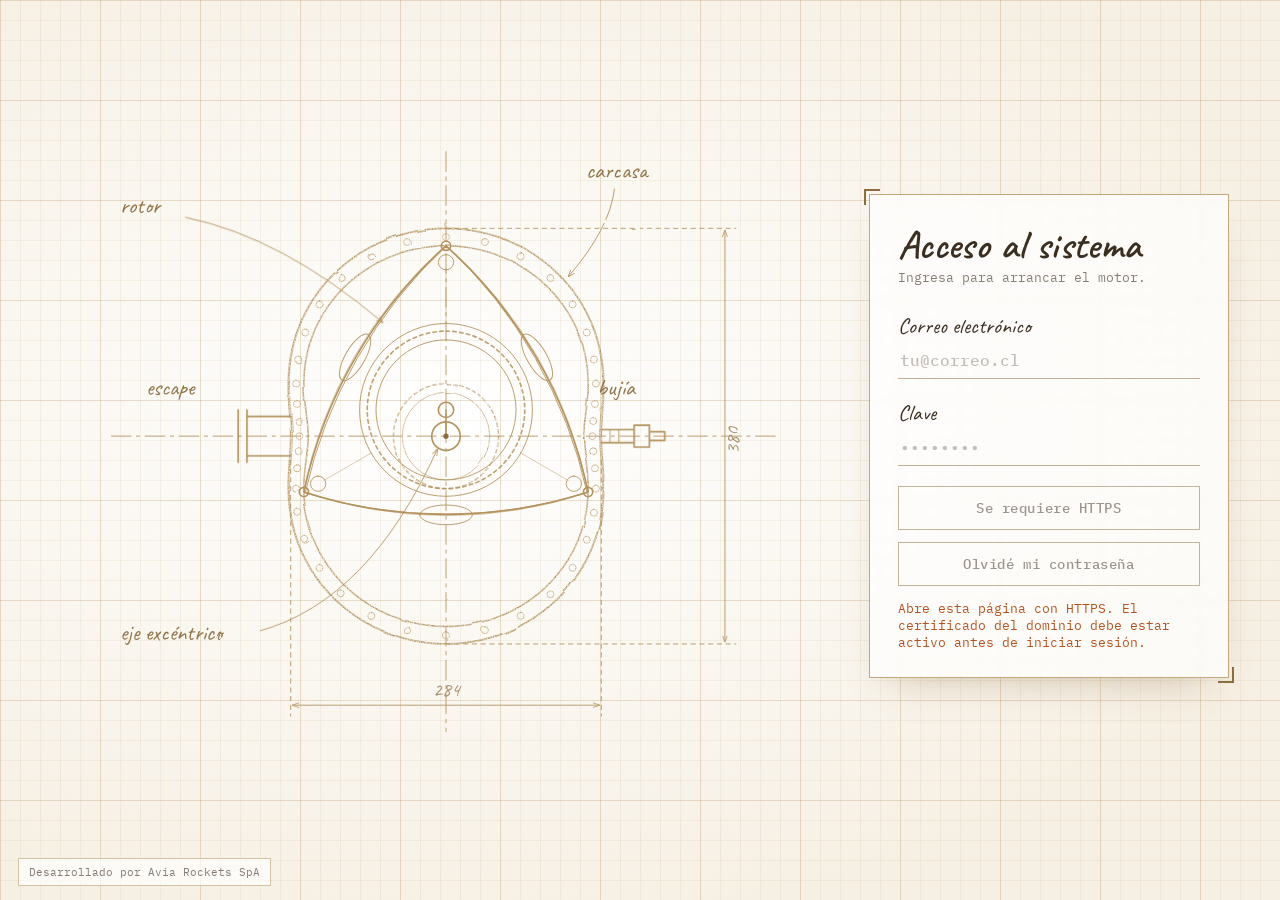
<file: index.html>
<!DOCTYPE html>
<html lang="es">
<head>
<meta charset="utf-8">
<meta name="referrer" content="no-referrer">
<meta name="viewport" content="width=device-width, initial-scale=1, viewport-fit=cover">
<title>Oportunicars · Acceso</title>
<link rel="stylesheet" href="workspace.css?v=20261110-rrhh1">
<link rel="preconnect" href="https://fonts.googleapis.com">
<link rel="preconnect" href="https://fonts.gstatic.com" crossorigin>
<link href="https://fonts.googleapis.com/css2?family=Caveat:wght@400;600&family=IBM+Plex+Mono:wght@400;500&display=swap" rel="stylesheet">
<style>
  :root {
    color-scheme: light;
    --bg-1: #ffffff;
    --bg-2: #f6efe3;
    --ink: #3b2f21;
    --ink-dim: rgba(59, 47, 33, .62);
    --line: #b4935f;
    --camel-deep: #8c6d3f;
    --glass: rgba(255, 255, 255, .72);
    --grid-s: rgba(180, 147, 95, .10);
    --grid-l: rgba(180, 147, 95, .22);
    --accent: #d98324;
    --hand: 'Caveat', 'Segoe Print', 'Bradley Hand', cursive;
    --mono: 'IBM Plex Mono', ui-monospace, 'SF Mono', Menlo, Consolas, monospace;
    box-sizing: border-box;
    padding-top: env(safe-area-inset-top, 0px);
    padding-bottom: env(safe-area-inset-bottom, 0px);
  }
  /* Diseño claro fijo: el plano beige sobre blanco no cambia con el modo oscuro del visor */
  html { scroll-padding-top: env(safe-area-inset-top, 0px); }

  * { box-sizing: border-box; }
  html, body { margin: 0; min-height: 100%; }
  body {
    color: var(--ink);
    font-family: var(--mono);
    background-color: var(--bg-2);
    background-image:
      linear-gradient(var(--grid-s) 1px, transparent 1px),
      linear-gradient(90deg, var(--grid-s) 1px, transparent 1px),
      linear-gradient(var(--grid-l) 1px, transparent 1px),
      linear-gradient(90deg, var(--grid-l) 1px, transparent 1px),
      radial-gradient(ellipse at 36% 46%, var(--bg-1), var(--bg-2) 78%);
    background-size: 20px 20px, 20px 20px, 100px 100px, 100px 100px, 100% 100%;
    overflow-x: hidden;
  }

  .stage {
    min-height: 100dvh;
    display: grid;
    grid-template-columns: minmax(0, 1fr) 360px;
    align-items: center;
    gap: 28px;
    padding: 28px clamp(16px, 4vw, 56px) 56px;
    max-width: 1280px;
    margin: 0 auto;
  }

  /* ---------- Plano ---------- */
  .plate { display: flex; justify-content: center; }
  #blueprint {
    width: 100%;
    max-width: 700px;
    height: auto;
    max-height: calc(100dvh - 90px);
    overflow: visible;
    transition: filter 1.2s ease;
  }
  #blueprint.running { filter: drop-shadow(0 0 14px rgba(180, 147, 95, .35)); }

  .ln { fill: none; stroke: var(--line); stroke-width: 1.5; stroke-linecap: round; stroke-linejoin: round; }
  .thin { stroke-width: .9; opacity: .9; }
  .faint { stroke-width: .8; opacity: .55; }
  .hand { font-family: var(--hand); font-size: 21px; fill: var(--camel-deep); opacity: .95; }
  .hand.sm { font-size: 18px; opacity: .75; }

  .draw {
    stroke-dasharray: 1;
    stroke-dashoffset: 1;
    animation: draw 2.2s var(--d, 0s) cubic-bezier(.5, .1, .25, 1) forwards;
  }
  @keyframes draw { to { stroke-dashoffset: 0; } }
  .fade { opacity: 0; animation: fadein 1.2s var(--d, 1.8s) ease forwards; }
  @keyframes fadein { to { opacity: 1; } }

  /* ---------- Panel de acceso ---------- */
  .panel {
    position: relative;
    padding: 30px 28px 26px;
    border: 1px solid rgba(180, 147, 95, .8);
    background: var(--glass);
    backdrop-filter: blur(4px);
    box-shadow: 0 18px 40px -22px rgba(140, 109, 63, .45);
    opacity: 0;
    animation: fadein 1.2s 2.6s ease forwards;
  }
  .panel::before, .panel::after {
    content: ""; position: absolute; width: 14px; height: 14px; border: 2px solid var(--camel-deep);
  }
  .panel::before { top: -6px; left: -6px; border-right: 0; border-bottom: 0; }
  .panel::after { bottom: -6px; right: -6px; border-left: 0; border-top: 0; }
  .panel.shake { animation: shake .45s ease; opacity: 1; }
  @keyframes shake {
    0%, 100% { transform: translateX(0); }
    20% { transform: translateX(-9px); } 40% { transform: translateX(8px); }
    60% { transform: translateX(-5px); } 80% { transform: translateX(3px); }
  }

  h1 { font-family: var(--hand); font-weight: 600; font-size: 40px; line-height: 1; margin: 0 0 4px; letter-spacing: .01em; }
  .sub { margin: 0 0 26px; font-size: 13px; color: var(--ink-dim); }

  label { display: block; font-family: var(--hand); font-size: 22px; margin: 0 0 2px; color: var(--ink); }
  .field { margin-bottom: 20px; }
  input {
    width: 100%; background: transparent; border: 0; border-bottom: 1px solid rgba(140, 109, 63, .55);
    color: var(--ink); font: 500 16px var(--mono); padding: 8px 2px; outline: none; border-radius: 0;
    transition: border-color .25s, box-shadow .25s;
  }
  input:focus { border-bottom-color: var(--camel-deep); box-shadow: 0 1px 0 0 var(--camel-deep); }
  input::placeholder { color: rgba(59, 47, 33, .3); }

  button {
    font: 500 14px var(--mono); color: var(--ink); background: transparent;
    border: 1px solid var(--camel-deep); padding: 12px 18px; width: 100%; cursor: pointer;
    letter-spacing: .04em; transition: background .25s, transform .1s;
  }
  button:hover { background: rgba(180, 147, 95, .18); }
  button:active { transform: translateY(1px); }
  button:focus-visible, input:focus-visible { outline: 2px solid var(--accent); outline-offset: 3px; }
  button[disabled] { opacity: .5; cursor: default; }

  .err { min-height: 22px; margin: 14px 0 0; font-size: 13px; color: #b4531f; }

  .view { animation: fadein .7s ease both; }
  [hidden] { display: none !important; }

  /* Vista de arranque */
  .kicker { font-family: var(--hand); font-size: 26px; margin: 0 0 10px; }
  #log { list-style: none; margin: 0 0 8px; padding: 0; font-size: 13px; min-height: 84px; }
  #log li { padding: 3px 0; color: var(--ink-dim); animation: fadein .5s ease both; }
  #log li b { color: var(--ink); font-weight: 500; margin-right: 8px; }
  #log li.ok { color: var(--ink); }
  #gauge { width: 100%; height: auto; display: block; margin: 4px 0 0; }
  .rpm { text-align: center; margin: -6px 0 14px; font-size: 30px; font-weight: 500; letter-spacing: .04em; }
  .rpm small { font-size: 13px; color: var(--ink-dim); margin-left: 8px; letter-spacing: 0; }
  .welcome { font-family: var(--hand); font-size: 34px; line-height: 1.05; margin: 4px 0 16px; text-align: center; min-height: 36px; }

  .titleblock {
    position: fixed; left: 18px; bottom: calc(14px + env(safe-area-inset-bottom, 0px));
    font-size: 11px; color: var(--ink-dim); border: 1px solid rgba(180, 147, 95, .55);
    padding: 6px 10px; background: rgba(255, 255, 255, .7); pointer-events: none;
  }

  @media (max-width: 880px) {
    .stage { grid-template-columns: minmax(0, 1fr); padding-top: 16px; gap: 16px; }
    #blueprint { max-height: 52dvh; }
    .panel { max-width: 440px; width: 100%; margin: 0 auto 40px; }
    .titleblock { display: none; }
  }
  @media (prefers-reduced-motion: reduce) {
    .draw { animation-duration: .01s; animation-delay: 0s; }
    .fade, .panel { animation-duration: .01s; animation-delay: 0s; }
  }
</style>
</head>
<body>
<main class="stage">

  <div class="plate">
    <svg id="blueprint" viewBox="0 0 640 600" role="img" aria-label="Plano de un motor rotativo dibujado a lápiz">
      <defs>
        <!-- Lápiz: trazo irregular + grano de papel -->
        <filter id="pencil" x="-4%" y="-4%" width="108%" height="108%">
          <feTurbulence type="fractalNoise" baseFrequency="0.035" numOctaves="2" seed="4" result="n"/>
          <feDisplacementMap in="SourceGraphic" in2="n" scale="2.4" result="d"/>
          <feTurbulence type="fractalNoise" baseFrequency="0.9" numOctaves="1" seed="9" result="g"/>
          <feColorMatrix in="g" type="matrix" values="0 0 0 0 1  0 0 0 0 1  0 0 0 0 1  0 0 0 -1.5 1.38" result="gm"/>
          <feComposite in="d" in2="gm" operator="in"/>
        </filter>
        <filter id="pencilLite" x="-4%" y="-4%" width="108%" height="108%">
          <feTurbulence type="fractalNoise" baseFrequency="0.05" numOctaves="2" seed="2" result="n"/>
          <feDisplacementMap in="SourceGraphic" in2="n" scale="1.6"/>
        </filter>
        <marker id="arr" viewBox="0 0 10 10" refX="9" refY="5" markerWidth="7" markerHeight="7" orient="auto-start-reverse">
          <path d="M0,1.5 L10,5 L0,8.5" fill="none" stroke="#b4935f" stroke-width="1.3" stroke-linecap="round"/>
        </marker>
      </defs>

      <g id="shake">
        <!-- Ejes de simetría -->
        <g filter="url(#pencilLite)">
          <path class="ln faint fade" style="--d:.2s" stroke-dasharray="18 5 3 5" d="M14 300 H626"/>
          <path class="ln faint fade" style="--d:.3s" stroke-dasharray="18 5 3 5" d="M320 40 V570"/>
        </g>

        <!-- Partes estáticas (carcasa, engranaje fijo) con lápiz -->
        <g id="statics" filter="url(#pencil)"></g>

        <!-- Partes móviles -->
        <g transform="rotate(-90 320 300)">
          <g id="rotor"></g>
          <line id="crank" class="ln" x1="320" y1="300" x2="344" y2="300" stroke-width="2"/>
          <circle id="pin" class="ln" cx="344" cy="300" r="7"/>
          <circle class="ln" cx="320" cy="300" r="13"/>
          <circle cx="320" cy="300" r="2.4" fill="#8c6d3f"/>
        </g>

        <!-- Bujía y escape (pantalla) -->
        <g filter="url(#pencilLite)">
          <!-- bujía -->
          <g class="fade" style="--d:1.9s">
            <path class="ln" d="M462 294 H492 M462 306 H492 M492 290 V310 H506 V290 Z M506 296 H520 V304 H506"/>
            <path class="ln thin" d="M470 294 V306 M478 294 V306"/>
          </g>
          <!-- escape -->
          <g class="fade" style="--d:2s">
            <path class="ln" d="M178 282 H138 M178 318 H138 M138 276 V324 M130 276 V324"/>
          </g>
        </g>
        <g id="spark" opacity="0">
          <path d="M446 300 l-11 -9 M446 300 l-14 0 M446 300 l-11 9 M446 300 l-6 -15 M446 300 l-6 15"
                stroke="#d98324" stroke-width="2" stroke-linecap="round" fill="none"/>
          <circle cx="446" cy="300" r="5" fill="#d98324" opacity=".85"/>
        </g>
        <g id="puffs"></g>

        <!-- Cotas -->
        <g filter="url(#pencilLite)" class="fade" style="--d:2.2s">
          <path class="ln thin" stroke-dasharray="4 4" d="M320 110 H585 M320 490 H585"/>
          <path class="ln thin" marker-start="url(#arr)" marker-end="url(#arr)" d="M575 112 V488"/>
          <text class="hand sm" x="588" y="304" transform="rotate(-90 588 304)" text-anchor="middle">380</text>
          <path class="ln thin" stroke-dasharray="4 4" d="M178 322 V556 M462 322 V556"/>
          <path class="ln thin" marker-start="url(#arr)" marker-end="url(#arr)" d="M180 546 H460"/>
          <text class="hand sm" x="320" y="538" text-anchor="middle">284</text>
        </g>

        <!-- Anotaciones -->
        <g filter="url(#pencilLite)">
          <g class="fade" style="--d:2.4s">
            <text class="hand" x="22" y="96">rotor</text>
            <path class="ln thin" marker-end="url(#arr)" d="M82 100 Q170 118 262 196"/>
          </g>
          <g class="fade" style="--d:2.6s">
            <text class="hand" x="448" y="64">carcasa</text>
            <path class="ln thin" marker-end="url(#arr)" d="M474 74 Q470 110 432 154"/>
          </g>
          <g class="fade" style="--d:2.8s">
            <text class="hand" x="458" y="262">bujía</text>
          </g>
          <g class="fade" style="--d:3s">
            <text class="hand" x="46" y="262">escape</text>
          </g>
          <g class="fade" style="--d:3.2s">
            <text class="hand" x="22" y="486">eje excéntrico</text>
            <path class="ln thin" marker-end="url(#arr)" d="M150 478 Q250 450 312 312"/>
          </g>
        </g>
      </g>
    </svg>
  </div>

  <aside class="panel" id="panel">

    <!-- Vista de acceso -->
    <section id="loginView" class="view">
      <h1>Acceso al sistema</h1>
      <p class="sub">Ingresa para arrancar el motor.</p>
      <div class="field">
        <label for="user">Correo electrónico</label>
        <input id="user" type="email" required autocomplete="username" autocapitalize="none" spellcheck="false" placeholder="tu@correo.cl">
      </div>
      <div class="field">
        <label for="pass">Clave</label>
        <input id="pass" type="password" autocomplete="current-password" placeholder="••••••••">
      </div>
      <button id="go" type="button" disabled>Conectando…</button>
      <button id="forgot" type="button" style="margin-top:12px" disabled>Olvidé mi contraseña</button>
      <p class="err" id="err" role="alert"></p>
      
    </section>

    <section id="recoveryView" class="view" hidden>
      <h1>Nueva contraseña</h1>
      <p class="sub">Elige una contraseña de al menos 12 caracteres.</p>
      <label for="newPass">Contraseña</label>
      <input id="newPass" type="password" autocomplete="new-password" minlength="12">
      <label for="confirmPass">Repetir contraseña</label>
      <input id="confirmPass" type="password" autocomplete="new-password" minlength="12">
      <button id="savePass" type="button" style="margin-top:20px">Guardar contraseña</button>
      <button id="cancelRecovery" type="button" style="margin-top:12px">Volver al acceso</button>
      <p class="err" id="recoveryErr" role="alert"></p>
    </section>

    <!-- Vista de arranque -->
    <section id="runView" class="view" hidden>
      <p class="kicker">Secuencia de arranque</p>
      <ul id="log"></ul>
      <svg id="gauge" viewBox="0 0 220 165" aria-hidden="true"></svg>
      <div class="rpm"><span id="rpmNum">0</span><small>rpm</small></div>
      <div class="welcome" id="welcome"></div>
      <button id="logout" type="button" hidden>Cerrar sesión</button>
    </section>
  </aside>
</main>

<div class="titleblock">Desarrollado por Avia Rockets SpA</div>

<script src="schema.js"></script>
<script src="caja.js?v=20261110-rrhh1"></script><script src="caja-nueva.js?v=20261110-rrhh1"></script><script src="cartolas.js?v=20261110-rrhh1"></script><script src="admin.js?v=20261110-rrhh1"></script><script src="liquidaciones.js?v=20261110-rrhh1"></script><script src="rentabilidad.js?v=20261110-rrhh1"></script><script src="tablero.js?v=20261110-rrhh1"></script><script src="correos.js?v=20261110-rrhh1"></script><script src="config.js?v=20261110-rrhh1"></script><script src="google-config.js"></script><script src="system-core.js?v=20261110-rrhh1"></script><script src="correo-core.js?v=20261110-rrhh1"></script><script src="finanzas.js?v=20261110-rrhh1"></script><script src="google-caja.js?v=20261110-rrhh1"></script><script src="sistema.js?v=20261110-rrhh1"></script><script src="workspace.js?v=20261110-rrhh1"></script>
<script>
(() => {
  // La identidad se verifica con Supabase; no hay claves de usuarios en el frontend.

  /* ===== Geometría del motor ===== */
  const NS = 'http://www.w3.org/2000/svg';
  const CX = 320, CY = 300;
  const R = 150;          // radio de generación (punta del rotor)
  const E = 24;           // excentricidad
  const GEAR_FIXED = 48;  // engranaje fijo
  const GEAR_ROTOR = 72;  // corona interna del rotor (relación 3:2)

  const el = (name, attrs = {}, parent) => {
    const n = document.createElementNS(NS, name);
    for (const k in attrs) n.setAttribute(k, attrs[k]);
    if (parent) parent.appendChild(n);
    return n;
  };
  const rnd = (a, b) => a + Math.random() * (b - a);

  // Peritrocoide (contorno de la carcasa), en el sistema "sin rotar"
  const peri = (r, e, n = 300) => {
    let d = '';
    for (let i = 0; i <= n; i++) {
      const t = (i / n) * Math.PI * 2;
      const x = CX + r * Math.cos(t) + e * Math.cos(3 * t);
      const y = CY + r * Math.sin(t) + e * Math.sin(3 * t);
      d += (i ? 'L' : 'M') + x.toFixed(2) + ' ' + y.toFixed(2);
    }
    return d + 'Z';
  };

  const statics = document.getElementById('statics');
  const rotor = document.getElementById('rotor');

  // Carcasa (grupo rotado -90° para que quede vertical)
  const housing = el('g', { transform: `rotate(-90 ${CX} ${CY})` }, statics);

  const outer = el('path', { d: peri(R + 16, E), class: 'ln draw', pathLength: 1, style: '--d:0s' }, housing);
  const inner = el('path', { d: peri(R, E), class: 'ln draw', pathLength: 1, style: '--d:.5s' }, housing);
  // segundo trazo, más tenue, como repasado a mano
  el('path', { d: peri(R + 15, E + .6), class: 'ln thin draw', pathLength: 1, style: '--d:.9s' }, housing);

  // Perforaciones de refrigeración
  const holes = el('g', { class: 'fade', style: '--d:1.4s' }, housing);
  const N_HOLES = 40;
  for (let i = 0; i < N_HOLES; i++) {
    const t = (i / N_HOLES) * Math.PI * 2;
    const x = CX + (R + 8) * Math.cos(t) + E * Math.cos(3 * t);
    const y = CY + (R + 8) * Math.sin(t) + E * Math.sin(3 * t);
    el('circle', { cx: x.toFixed(2), cy: y.toFixed(2), r: 3.2, class: 'ln thin' }, holes);
  }

  // Engranaje fijo (centro)
  const fixedGear = el('g', { class: 'fade', style: '--d:1.2s' }, statics);
  el('circle', { cx: CX, cy: CY, r: GEAR_FIXED, class: 'ln', 'stroke-width': 5, 'stroke-dasharray': '3.14 3.14', opacity: .85 }, fixedGear);
  el('circle', { cx: CX, cy: CY, r: GEAR_FIXED - 8, class: 'ln thin' }, fixedGear);

  /* ===== Rotor ===== */
  const RHO = R * 2.8; // radio de los flancos (casi planos)
  const tip = k => [R * Math.cos(k * 2 * Math.PI / 3), R * Math.sin(k * 2 * Math.PI / 3)];
  const rotorPath = (j = 0, rho = RHO) => {
    const p = [0, 1, 2].map(k => { const [x, y] = tip(k); return [x + rnd(-j, j), y + rnd(-j, j)]; });
    return `M${p[0][0].toFixed(1)} ${p[0][1].toFixed(1)}` +
           `A${rho} ${rho} 0 0 1 ${p[1][0].toFixed(1)} ${p[1][1].toFixed(1)}` +
           `A${rho} ${rho} 0 0 1 ${p[2][0].toFixed(1)} ${p[2][1].toFixed(1)}` +
           `A${rho} ${rho} 0 0 1 ${p[0][0].toFixed(1)} ${p[0][1].toFixed(1)}Z`;
  };
  el('path', { d: rotorPath(0), class: 'ln draw', pathLength: 1, style: '--d:.8s', 'stroke-width': 1.8 }, rotor);
  el('path', { d: rotorPath(1.6, RHO * 1.04), class: 'ln thin draw', pathLength: 1, style: '--d:1.1s' }, rotor);
  el('path', { d: rotorPath(1.4, RHO * .96), class: 'ln faint draw', pathLength: 1, style: '--d:1.3s' }, rotor);

  // Corona interna (engranaje del rotor) con dientes
  const ring = el('g', { class: 'fade', style: '--d:1.5s' }, rotor);
  el('circle', { cx: 0, cy: 0, r: GEAR_ROTOR, class: 'ln', 'stroke-width': 5, 'stroke-dasharray': '3.14 3.14', opacity: .85 }, ring);
  el('circle', { cx: 0, cy: 0, r: GEAR_ROTOR + 7, class: 'ln thin' }, ring);
  el('circle', { cx: 0, cy: 0, r: GEAR_ROTOR - 8, class: 'ln thin' }, ring);

  // Rebajes de los flancos + sellos de ápice + nervios
  for (let k = 0; k < 3; k++) {
    const a = (k * 120 + 60) * Math.PI / 180;      // centro de cada flanco
    const rx = Math.cos(a), ry = Math.sin(a);
    const rec = el('g', { class: 'fade', style: '--d:1.7s' }, rotor);
    el('ellipse', {
      cx: (rx * 96).toFixed(1), cy: (ry * 96).toFixed(1), rx: 24, ry: 9,
      transform: `rotate(${k * 120 + 60 + 90} ${(rx * 96).toFixed(1)} ${(ry * 96).toFixed(1)})`,
      class: 'ln thin'
    }, rec);
    const [tx, ty] = tip(k);
    el('circle', { cx: tx.toFixed(1), cy: ty.toFixed(1), r: 4.2, class: 'ln' }, rec);
    el('circle', { cx: (tx * .9).toFixed(1), cy: (ty * .9).toFixed(1), r: 7, class: 'ln thin' }, rec);
    el('path', { d: `M${(tx * .86).toFixed(1)} ${(ty * .86).toFixed(1)} L${(GEAR_ROTOR + 7) * Math.cos(k * 2 * Math.PI / 3)} ${(GEAR_ROTOR + 7) * Math.sin(k * 2 * Math.PI / 3)}`, class: 'ln faint' }, rec);
  }

  /* ===== Elementos animados ===== */
  const crank = document.getElementById('crank');
  const pin = document.getElementById('pin');
  const sparkEl = document.getElementById('spark');
  const puffs = document.getElementById('puffs');
  const shake = document.getElementById('shake');
  const svg = document.getElementById('blueprint');

  /* ===== Medidor de RPM ===== */
  const gauge = document.getElementById('gauge');
  const GC = 110, GR = 84, MAX_RPM = 8000;
  const pol = (r, a) => [GC + r * Math.sin(a * Math.PI / 180), GC - r * Math.cos(a * Math.PI / 180)];
  const arc = (r, a0, a1) => {
    const [x0, y0] = pol(r, a0), [x1, y1] = pol(r, a1);
    return `M${x0.toFixed(1)} ${y0.toFixed(1)}A${r} ${r} 0 ${(a1 - a0) > 180 ? 1 : 0} 1 ${x1.toFixed(1)} ${y1.toFixed(1)}`;
  };
  const rpmAngle = v => -120 + (v / MAX_RPM) * 240;
  el('path', { d: arc(GR, -120, 120), class: 'ln' }, gauge);
  el('path', { d: arc(GR + 4, rpmAngle(7000), 120), fill: 'none', stroke: '#d98324', 'stroke-width': 2.5, 'stroke-linecap': 'round' }, gauge);
  for (let i = 0; i <= 16; i++) {
    const a = -120 + i * 15, major = i % 2 === 0;
    const [x0, y0] = pol(GR - (major ? 11 : 6), a), [x1, y1] = pol(GR, a);
    el('line', { x1: x0, y1: y0, x2: x1, y2: y1, class: 'ln', 'stroke-width': major ? 1.6 : .9 }, gauge);
    if (major) {
      const [tx, ty] = pol(GR - 24, a);
      const t = el('text', { x: tx, y: ty + 5, 'text-anchor': 'middle', fill: '#8c6d3f', 'font-family': 'Caveat, cursive', 'font-size': 18 }, gauge);
      t.textContent = i / 2;
    }
  }
  const needle = el('g', {}, gauge);
  el('line', { x1: GC, y1: GC + 10, x2: GC, y2: GC - 70, class: 'ln', 'stroke-width': 2 }, needle);
  el('circle', { cx: GC, cy: GC, r: 6, class: 'ln' }, gauge);
  const rpmNum = document.getElementById('rpmNum');

  /* ===== Estado y bucle de animación ===== */
  const S = { rpm: 0, alpha: 0, cranking: false, firing: false, puffAcc: 0, tweenId: 0 };

  const ease = {
    inOut: t => t < .5 ? 2 * t * t : 1 - Math.pow(-2 * t + 2, 2) / 2,
    out: t => 1 - Math.pow(1 - t, 3),
    lin: t => t
  };
  const tween = (to, ms, fn = ease.inOut) => new Promise(res => {
    const id = ++S.tweenId, from = S.rpm, t0 = performance.now();
    const step = now => {
      if (id !== S.tweenId) return res();
      const k = Math.min(1, (now - t0) / ms);
      S.rpm = from + (to - from) * fn(k);
      k < 1 ? requestAnimationFrame(step) : res();
    };
    requestAnimationFrame(step);
  });
  const wait = ms => new Promise(r => setTimeout(r, ms));

  const spawnPuff = () => {
    const c = el('circle', { cx: 130, cy: 300, r: 4, fill: 'none', stroke: '#b4935f', 'stroke-width': 1, 'stroke-dasharray': '3 3' }, puffs);
    c.style.transformBox = 'fill-box';
    c.style.transformOrigin = 'center';
    const dx = -(50 + rnd(0, 80)), dy = -(10 + rnd(0, 60)) * (Math.random() > .5 ? 1 : -.4);
    const a = c.animate([
      { transform: 'translate(0,0) scale(1)', opacity: .85 },
      { transform: `translate(${dx}px,${dy}px) scale(${5 + rnd(0, 3)})`, opacity: 0 }
    ], { duration: 1100 + rnd(0, 600), easing: 'ease-out' });
    a.onfinish = () => c.remove();
  };

  let last = performance.now();
  const frame = now => {
    const dt = Math.min(.05, (now - last) / 1000);
    last = now;

    // velocidad visual (≈2.4 vueltas/s del eje a 7000 rpm)
    let v = S.rpm / 7000 * 2.4;
    if (S.cranking) v *= .55 + .45 * Math.abs(Math.sin(S.alpha * 1.5));
    S.alpha += v * Math.PI * 2 * dt;

    const a = S.alpha;
    const px = CX + E * Math.cos(a), py = CY + E * Math.sin(a);
    rotor.setAttribute('transform', `translate(${px.toFixed(2)} ${py.toFixed(2)}) rotate(${(a / 3 * 180 / Math.PI).toFixed(2)})`);
    crank.setAttribute('x2', px.toFixed(2)); crank.setAttribute('y2', py.toFixed(2));
    pin.setAttribute('cx', px.toFixed(2)); pin.setAttribute('cy', py.toFixed(2));

    // chispa
    if (S.firing && S.rpm > 150) {
      const f = (a / (Math.PI * 2)) % 1;
      sparkEl.setAttribute('opacity', f < .16 ? (1 - f / .16).toFixed(2) : 0);
    } else sparkEl.setAttribute('opacity', 0);

    // escape
    if (S.firing) {
      S.puffAcc += dt * Math.min(9, S.rpm / 650);
      while (S.puffAcc >= 1) { S.puffAcc -= 1; spawnPuff(); }
    }

    // vibración
    const amp = S.firing ? (S.rpm / 7000) * .9 : (S.cranking ? .35 : 0);
    shake.setAttribute('transform', amp ? `translate(${rnd(-amp, amp).toFixed(2)} ${rnd(-amp, amp).toFixed(2)})` : '');

    // medidor
    const shown = S.firing && S.rpm < 1500 ? S.rpm + rnd(-18, 18) : S.rpm;
    needle.setAttribute('transform', `rotate(${rpmAngle(Math.max(0, shown))} ${GC} ${GC})`);
    rpmNum.textContent = Math.max(0, Math.round(shown / 10) * 10).toString().padStart(4, '0');

    requestAnimationFrame(frame);
  };
  requestAnimationFrame(frame);

  /* ===== Interfaz de acceso ===== */
  const panel = document.getElementById('panel');
  const loginView = document.getElementById('loginView');
  const runView = document.getElementById('runView');
  const userIn = document.getElementById('user');
  const passIn = document.getElementById('pass');
  const goBtn = document.getElementById('go');
  const errEl = document.getElementById('err');
  const logEl = document.getElementById('log');
  const welcome = document.getElementById('welcome');
  const logout = document.getElementById('logout');
  let busy = false;

  const addLog = (text, ok = false) => {
    const li = document.createElement('li');
    li.className = ok ? 'ok' : '';
    li.innerHTML = `<b>${ok ? '✓' : '…'}</b>${text}`;
    logEl.appendChild(li);
    return li;
  };
  const mark = li => { li.className = 'ok'; li.querySelector('b').textContent = '✓'; };

  async function failedAttempt() {
    busy = true;
    errEl.textContent = 'Usuario o clave incorrectos. Revisa los datos e intenta de nuevo.';
    panel.classList.remove('shake'); void panel.offsetWidth; panel.classList.add('shake');
    S.cranking = true;
    await tween(210, 380, ease.out);
    await tween(0, 650, ease.inOut);
    S.cranking = false;
    busy = false;
    passIn.select();
  }

  async function startEngine(name) {
    const current = revision;
    busy = true;
    errEl.textContent = '';
    loginView.hidden = true;
    runView.hidden = false;
    logEl.innerHTML = ''; welcome.textContent = ''; logout.hidden = true;

    const l1 = addLog('Contacto · batería correcta');
    await wait(500); if (current !== revision) return; mark(l1);

    const l2 = addLog('Motor de arranque girando');
    S.cranking = true;
    await tween(250, 1100, ease.out); if (current !== revision) return;
    await wait(650); if (current !== revision) return;
    mark(l2);

    const l3 = addLog('Ignición');
    S.cranking = false; S.firing = true;
    svg.classList.add('running');
    await tween(2300, 450, ease.out); if (current !== revision) return;
    await tween(6800, 1300, ease.inOut); if (current !== revision) return;
    await wait(250); if (current !== revision) return;
    mark(l3);

    addLog('Acceso concedido', true);
    welcome.textContent = `Bienvenido, ${name}`;
    tween(1150, 1700, ease.inOut);
    await wait(1200); if (current !== revision) return;
    logout.hidden = false;
    busy = false;
  }

  const forgot = document.getElementById('forgot');
  const recoveryView = document.getElementById('recoveryView');
  const recoveryErr = document.getElementById('recoveryErr');
  const savePass = document.getElementById('savePass');
  const newPass = document.getElementById('newPass');
  const confirmPass = document.getElementById('confirmPass');
  const callbackParams = new URLSearchParams(location.hash.slice(1));
  let recovering = callbackParams.get('type') === 'recovery';
  let client, activeId = null, revision = 0, authRevision = 0;
  function lock(value) { goBtn.disabled = value; forgot.disabled = value; }
  function clearView() {
    window.OCWorkspace.close();
    revision++; busy = false; S.tweenId++; S.rpm = 0;
    S.firing = false; S.cranking = false; svg.classList.remove('running');
    runView.hidden = true; recoveryView.hidden = true; loginView.hidden = false;
    welcome.textContent = ''; logEl.replaceChildren(); passIn.value = '';
    delete runView.dataset.userId;
    activeId = null;
  }
  async function reconcile() {
    const request = ++authRevision;
    try {
      const { data, error } = await client.auth.getUser();
      if (request !== authRevision) return;
      if (error || !data.user) { clearView(); return; }
      const user = data.user;
      if (recovering) {
        clearView(); loginView.hidden = true; recoveryView.hidden = false;
        newPass.focus(); return;
      }
      if (activeId === user.id) return;
      clearView(); activeId = user.id; runView.dataset.userId = user.id;
      // El nombre es solo presentación. Nunca se usa para conceder permisos.
      const name = user.user_metadata?.full_name || user.user_metadata?.name ||
        user.email?.split('@')[0] || 'usuario';
      const workspaceRevision = revision;
      // Una sola consulta a Google, en paralelo con la animación. Después todo se lee de memoria.
      const loading = window.OCGoogleCaja.connect(client,user).catch(error => ({connectionError:error.message}));
      await startEngine(String(name).slice(0, 100));
      if (activeId === user.id && workspaceRevision === revision && !recovering) {
        const connected = await loading;
        if(activeId===user.id&&workspaceRevision===revision&&!recovering)
          window.OCWorkspace.open({ user, signOut, ...connected });
      }
    } catch {
      if (request === authRevision) {
        clearView(); errEl.textContent = 'No se pudo verificar la sesión. Intenta ingresar nuevamente.';
      }
    }
  }
  async function submit() {
    if (busy || !client || goBtn.disabled) return;
    if (!userIn.value.trim() || !userIn.checkValidity() || !passIn.value) {
      errEl.textContent = 'Ingresa tu correo y contraseña.'; return;
    }
    // Solo cuentas de la empresa: cualquier otro correo se rechaza sin consultar al servidor.
    if (!/@oportunicars\.cl$/i.test(userIn.value.trim())) {
      passIn.value = ''; errEl.textContent = 'Solo se permiten cuentas @oportunicars.cl.'; return;
    }
    busy = true; lock(true); errEl.textContent = '';
    try {
      const { error } = await client.auth.signInWithPassword({
        email: userIn.value.trim(), password: passIn.value
      });
      passIn.value = '';
      if (error) { busy = false; await failedAttempt(); }
      else { recovering = false; await reconcile(); }
    } catch {
      errEl.textContent = 'No se pudo conectar. Revisa tu conexión e intenta nuevamente.';
    } finally { busy = false; lock(false); }
  }
  goBtn.addEventListener('click', submit);
  [userIn, passIn].forEach(i => i.addEventListener('keydown', e => {
    if (e.key === 'Enter') { e.preventDefault(); submit(); }
  }));
  [userIn, passIn].forEach(i => i.addEventListener('input', () => { errEl.textContent = ''; }));
  forgot.addEventListener('click', async () => {
    if (!client || busy) return;
    if (!userIn.value.trim() || !userIn.checkValidity()) {
      errEl.textContent = 'Escribe tu correo electrónico para recuperar el acceso.'; userIn.focus(); return;
    }
    lock(true);
    try {
      const { error } = await client.auth.resetPasswordForEmail(userIn.value.trim(), {
        redirectTo: 'https://admin.oportunicars.cl/'
      });
      errEl.textContent = error ? 'No se pudo solicitar el correo. Intenta más tarde.' :
        'Si el correo tiene una cuenta, recibirás un enlace para restablecer tu contraseña.';
    } catch { errEl.textContent = 'No se pudo conectar. Intenta nuevamente.'; }
    finally { lock(false); }
  });
  async function signOut() {
    if (!client) return;
    authRevision++; recovering = false; clearView();
    try {
      const { error } = await client.auth.signOut({ scope: 'local' });
      if (error) errEl.textContent = 'No se pudo cerrar la sesión. Reintenta antes de dejar este dispositivo.';
    } catch { errEl.textContent = 'No se pudo cerrar la sesión. Reintenta.'; }
  }
  logout.addEventListener('click', signOut);
  document.getElementById('cancelRecovery').addEventListener('click', signOut);
  savePass.addEventListener('click', async () => {
    if (savePass.disabled || !recovering) return;
    if (newPass.value.length < 12 || newPass.value !== confirmPass.value) {
      recoveryErr.textContent = 'Usa al menos 12 caracteres y repite la misma contraseña.'; return;
    }
    savePass.disabled = true;
    try {
      const { error } = await client.auth.updateUser({ password: newPass.value });
      if (error) { recoveryErr.textContent = 'No se pudo cambiar la contraseña. Revisa el enlace y la contraseña.'; return; }
      newPass.value = ''; confirmPass.value = '';
      await signOut();
      errEl.textContent = 'Contraseña actualizada. Ingresa con tu nueva contraseña.';
    } catch { recoveryErr.textContent = 'No se pudo conectar. Intenta nuevamente.'; }
    finally { savePass.disabled = false; }
  });
  (async () => {
    if(location.protocol!=='https:'&&!['127.0.0.1','localhost','[::1]'].includes(location.hostname)){
      clearView(); lock(true); goBtn.textContent='Se requiere HTTPS';
      errEl.textContent='Abre esta página con HTTPS. El certificado del dominio debe estar activo antes de iniciar sesión.'; return;
    }
    try {
      const { createClient } = await import('https://esm.sh/@supabase/supabase-js@2.102.0');
      client = createClient('https://lxyqosqgvkgjybgffdob.supabase.co',
        'sb_publishable_1J_TfuzcCqaqtDVDIaiLAw_uCufZXHC', {
          auth: { persistSession: true, autoRefreshToken: true, detectSessionInUrl: true }
        });
      client.auth.onAuthStateChange((event) => {
        if (event === 'PASSWORD_RECOVERY') recovering = true;
        // Fuera del callback para evitar bloquear el cliente Auth.
        setTimeout(() => { reconcile(); }, 0);
      });
      await client.auth.getSession();
      if (callbackParams.has('access_token') || callbackParams.has('error')) {
        history.replaceState(null, '', location.pathname);
      }
      if (callbackParams.has('error')) {
        recovering = false; errEl.textContent = 'El enlace no es válido o expiró. Solicita uno nuevo.';
      }
      await reconcile();
      goBtn.textContent = 'Ingresar'; lock(false);
    } catch {
      clearView(); goBtn.textContent = 'Acceso no disponible';
      errEl.textContent = 'No se pudo conectar al servicio de acceso. Recarga la página para reintentar.';
    }
  })();

})();
</script>
</body>
</html>
</file>
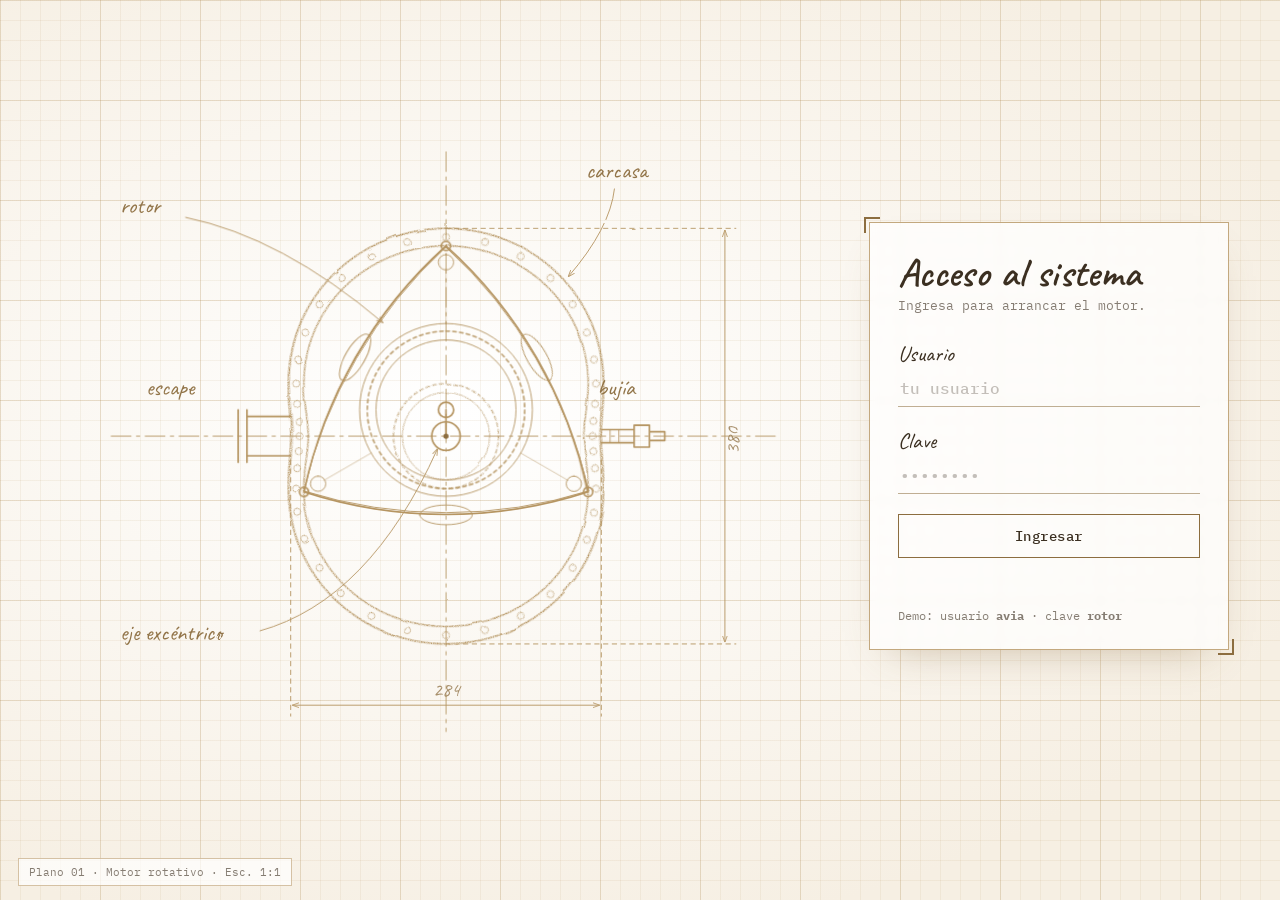
<file: Acceso · Motor rotativo.html>
<!DOCTYPE html>
<html lang="es">
<head>
<meta charset="utf-8">
<meta name="viewport" content="width=device-width, initial-scale=1, viewport-fit=cover">
<title>Acceso · Motor rotativo</title>
<link rel="preconnect" href="https://fonts.googleapis.com">
<link rel="preconnect" href="https://fonts.gstatic.com" crossorigin>
<link href="https://fonts.googleapis.com/css2?family=Caveat:wght@400;600&family=IBM+Plex+Mono:wght@400;500&display=swap" rel="stylesheet">
<style>
  :root {
    color-scheme: light;
    --bg-1: #ffffff;
    --bg-2: #f6efe3;
    --ink: #3b2f21;
    --ink-dim: rgba(59, 47, 33, .62);
    --line: #b4935f;
    --camel-deep: #8c6d3f;
    --glass: rgba(255, 255, 255, .72);
    --grid-s: rgba(180, 147, 95, .10);
    --grid-l: rgba(180, 147, 95, .22);
    --accent: #d98324;
    --hand: 'Caveat', 'Segoe Print', 'Bradley Hand', cursive;
    --mono: 'IBM Plex Mono', ui-monospace, 'SF Mono', Menlo, Consolas, monospace;
    box-sizing: border-box;
    padding-top: env(safe-area-inset-top, 0px);
    padding-bottom: env(safe-area-inset-bottom, 0px);
  }
  /* Diseño claro fijo: el plano beige sobre blanco no cambia con el modo oscuro del visor */
  html { scroll-padding-top: env(safe-area-inset-top, 0px); }

  * { box-sizing: border-box; }
  html, body { margin: 0; min-height: 100%; }
  body {
    color: var(--ink);
    font-family: var(--mono);
    background-color: var(--bg-2);
    background-image:
      linear-gradient(var(--grid-s) 1px, transparent 1px),
      linear-gradient(90deg, var(--grid-s) 1px, transparent 1px),
      linear-gradient(var(--grid-l) 1px, transparent 1px),
      linear-gradient(90deg, var(--grid-l) 1px, transparent 1px),
      radial-gradient(ellipse at 36% 46%, var(--bg-1), var(--bg-2) 78%);
    background-size: 20px 20px, 20px 20px, 100px 100px, 100px 100px, 100% 100%;
    overflow-x: hidden;
  }

  .stage {
    min-height: 100dvh;
    display: grid;
    grid-template-columns: minmax(0, 1fr) 360px;
    align-items: center;
    gap: 28px;
    padding: 28px clamp(16px, 4vw, 56px) 56px;
    max-width: 1280px;
    margin: 0 auto;
  }

  /* ---------- Plano ---------- */
  .plate { display: flex; justify-content: center; }
  #blueprint {
    width: 100%;
    max-width: 700px;
    height: auto;
    max-height: calc(100dvh - 90px);
    overflow: visible;
    transition: filter 1.2s ease;
  }
  #blueprint.running { filter: drop-shadow(0 0 14px rgba(180, 147, 95, .35)); }

  .ln { fill: none; stroke: var(--line); stroke-width: 1.5; stroke-linecap: round; stroke-linejoin: round; }
  .thin { stroke-width: .9; opacity: .9; }
  .faint { stroke-width: .8; opacity: .55; }
  .hand { font-family: var(--hand); font-size: 21px; fill: var(--camel-deep); opacity: .95; }
  .hand.sm { font-size: 18px; opacity: .75; }

  .draw {
    stroke-dasharray: 1;
    stroke-dashoffset: 1;
    animation: draw 2.2s var(--d, 0s) cubic-bezier(.5, .1, .25, 1) forwards;
  }
  @keyframes draw { to { stroke-dashoffset: 0; } }
  .fade { opacity: 0; animation: fadein 1.2s var(--d, 1.8s) ease forwards; }
  @keyframes fadein { to { opacity: 1; } }

  /* ---------- Panel de acceso ---------- */
  .panel {
    position: relative;
    padding: 30px 28px 26px;
    border: 1px solid rgba(180, 147, 95, .8);
    background: var(--glass);
    backdrop-filter: blur(4px);
    box-shadow: 0 18px 40px -22px rgba(140, 109, 63, .45);
    opacity: 0;
    animation: fadein 1.2s 2.6s ease forwards;
  }
  .panel::before, .panel::after {
    content: ""; position: absolute; width: 14px; height: 14px; border: 2px solid var(--camel-deep);
  }
  .panel::before { top: -6px; left: -6px; border-right: 0; border-bottom: 0; }
  .panel::after { bottom: -6px; right: -6px; border-left: 0; border-top: 0; }
  .panel.shake { animation: shake .45s ease; opacity: 1; }
  @keyframes shake {
    0%, 100% { transform: translateX(0); }
    20% { transform: translateX(-9px); } 40% { transform: translateX(8px); }
    60% { transform: translateX(-5px); } 80% { transform: translateX(3px); }
  }

  h1 { font-family: var(--hand); font-weight: 600; font-size: 40px; line-height: 1; margin: 0 0 4px; letter-spacing: .01em; }
  .sub { margin: 0 0 26px; font-size: 13px; color: var(--ink-dim); }

  label { display: block; font-family: var(--hand); font-size: 22px; margin: 0 0 2px; color: var(--ink); }
  .field { margin-bottom: 20px; }
  input {
    width: 100%; background: transparent; border: 0; border-bottom: 1px solid rgba(140, 109, 63, .55);
    color: var(--ink); font: 500 16px var(--mono); padding: 8px 2px; outline: none; border-radius: 0;
    transition: border-color .25s, box-shadow .25s;
  }
  input:focus { border-bottom-color: var(--camel-deep); box-shadow: 0 1px 0 0 var(--camel-deep); }
  input::placeholder { color: rgba(59, 47, 33, .3); }

  button {
    font: 500 14px var(--mono); color: var(--ink); background: transparent;
    border: 1px solid var(--camel-deep); padding: 12px 18px; width: 100%; cursor: pointer;
    letter-spacing: .04em; transition: background .25s, transform .1s;
  }
  button:hover { background: rgba(180, 147, 95, .18); }
  button:active { transform: translateY(1px); }
  button:focus-visible, input:focus-visible { outline: 2px solid var(--accent); outline-offset: 3px; }
  button[disabled] { opacity: .5; cursor: default; }

  .err { min-height: 22px; margin: 14px 0 0; font-size: 13px; color: #b4531f; }
  .demo { margin: 14px 0 0; font-size: 12px; color: var(--ink-dim); }

  .view { animation: fadein .7s ease both; }
  [hidden] { display: none !important; }

  /* Vista de arranque */
  .kicker { font-family: var(--hand); font-size: 26px; margin: 0 0 10px; }
  #log { list-style: none; margin: 0 0 8px; padding: 0; font-size: 13px; min-height: 84px; }
  #log li { padding: 3px 0; color: var(--ink-dim); animation: fadein .5s ease both; }
  #log li b { color: var(--ink); font-weight: 500; margin-right: 8px; }
  #log li.ok { color: var(--ink); }
  #gauge { width: 100%; height: auto; display: block; margin: 4px 0 0; }
  .rpm { text-align: center; margin: -6px 0 14px; font-size: 30px; font-weight: 500; letter-spacing: .04em; }
  .rpm small { font-size: 13px; color: var(--ink-dim); margin-left: 8px; letter-spacing: 0; }
  .welcome { font-family: var(--hand); font-size: 34px; line-height: 1.05; margin: 4px 0 16px; text-align: center; min-height: 36px; }

  .titleblock {
    position: fixed; left: 18px; bottom: calc(14px + env(safe-area-inset-bottom, 0px));
    font-size: 11px; color: var(--ink-dim); border: 1px solid rgba(180, 147, 95, .55);
    padding: 6px 10px; background: rgba(255, 255, 255, .7); pointer-events: none;
  }

  @media (max-width: 880px) {
    .stage { grid-template-columns: minmax(0, 1fr); padding-top: 16px; gap: 16px; }
    #blueprint { max-height: 52dvh; }
    .panel { max-width: 440px; width: 100%; margin: 0 auto 40px; }
    .titleblock { display: none; }
  }
  @media (prefers-reduced-motion: reduce) {
    .draw { animation-duration: .01s; animation-delay: 0s; }
    .fade, .panel { animation-duration: .01s; animation-delay: 0s; }
  }
</style>
</head>
<body>
<main class="stage">

  <div class="plate">
    <svg id="blueprint" viewBox="0 0 640 600" role="img" aria-label="Plano de un motor rotativo dibujado a lápiz">
      <defs>
        <!-- Lápiz: trazo irregular + grano de papel -->
        <filter id="pencil" x="-4%" y="-4%" width="108%" height="108%">
          <feTurbulence type="fractalNoise" baseFrequency="0.035" numOctaves="2" seed="4" result="n"/>
          <feDisplacementMap in="SourceGraphic" in2="n" scale="2.4" result="d"/>
          <feTurbulence type="fractalNoise" baseFrequency="0.9" numOctaves="1" seed="9" result="g"/>
          <feColorMatrix in="g" type="matrix" values="0 0 0 0 1  0 0 0 0 1  0 0 0 0 1  0 0 0 -1.5 1.38" result="gm"/>
          <feComposite in="d" in2="gm" operator="in"/>
        </filter>
        <filter id="pencilLite" x="-4%" y="-4%" width="108%" height="108%">
          <feTurbulence type="fractalNoise" baseFrequency="0.05" numOctaves="2" seed="2" result="n"/>
          <feDisplacementMap in="SourceGraphic" in2="n" scale="1.6"/>
        </filter>
        <marker id="arr" viewBox="0 0 10 10" refX="9" refY="5" markerWidth="7" markerHeight="7" orient="auto-start-reverse">
          <path d="M0,1.5 L10,5 L0,8.5" fill="none" stroke="#b4935f" stroke-width="1.3" stroke-linecap="round"/>
        </marker>
      </defs>

      <g id="shake">
        <!-- Ejes de simetría -->
        <g filter="url(#pencilLite)">
          <path class="ln faint fade" style="--d:.2s" stroke-dasharray="18 5 3 5" d="M14 300 H626"/>
          <path class="ln faint fade" style="--d:.3s" stroke-dasharray="18 5 3 5" d="M320 40 V570"/>
        </g>

        <!-- Partes estáticas (carcasa, engranaje fijo) con lápiz -->
        <g id="statics" filter="url(#pencil)"></g>

        <!-- Partes móviles -->
        <g transform="rotate(-90 320 300)">
          <g id="rotor"></g>
          <line id="crank" class="ln" x1="320" y1="300" x2="344" y2="300" stroke-width="2"/>
          <circle id="pin" class="ln" cx="344" cy="300" r="7"/>
          <circle class="ln" cx="320" cy="300" r="13"/>
          <circle cx="320" cy="300" r="2.4" fill="#8c6d3f"/>
        </g>

        <!-- Bujía y escape (pantalla) -->
        <g filter="url(#pencilLite)">
          <!-- bujía -->
          <g class="fade" style="--d:1.9s">
            <path class="ln" d="M462 294 H492 M462 306 H492 M492 290 V310 H506 V290 Z M506 296 H520 V304 H506"/>
            <path class="ln thin" d="M470 294 V306 M478 294 V306"/>
          </g>
          <!-- escape -->
          <g class="fade" style="--d:2s">
            <path class="ln" d="M178 282 H138 M178 318 H138 M138 276 V324 M130 276 V324"/>
          </g>
        </g>
        <g id="spark" opacity="0">
          <path d="M446 300 l-11 -9 M446 300 l-14 0 M446 300 l-11 9 M446 300 l-6 -15 M446 300 l-6 15"
                stroke="#d98324" stroke-width="2" stroke-linecap="round" fill="none"/>
          <circle cx="446" cy="300" r="5" fill="#d98324" opacity=".85"/>
        </g>
        <g id="puffs"></g>

        <!-- Cotas -->
        <g filter="url(#pencilLite)" class="fade" style="--d:2.2s">
          <path class="ln thin" stroke-dasharray="4 4" d="M320 110 H585 M320 490 H585"/>
          <path class="ln thin" marker-start="url(#arr)" marker-end="url(#arr)" d="M575 112 V488"/>
          <text class="hand sm" x="588" y="304" transform="rotate(-90 588 304)" text-anchor="middle">380</text>
          <path class="ln thin" stroke-dasharray="4 4" d="M178 322 V556 M462 322 V556"/>
          <path class="ln thin" marker-start="url(#arr)" marker-end="url(#arr)" d="M180 546 H460"/>
          <text class="hand sm" x="320" y="538" text-anchor="middle">284</text>
        </g>

        <!-- Anotaciones -->
        <g filter="url(#pencilLite)">
          <g class="fade" style="--d:2.4s">
            <text class="hand" x="22" y="96">rotor</text>
            <path class="ln thin" marker-end="url(#arr)" d="M82 100 Q170 118 262 196"/>
          </g>
          <g class="fade" style="--d:2.6s">
            <text class="hand" x="448" y="64">carcasa</text>
            <path class="ln thin" marker-end="url(#arr)" d="M474 74 Q470 110 432 154"/>
          </g>
          <g class="fade" style="--d:2.8s">
            <text class="hand" x="458" y="262">bujía</text>
          </g>
          <g class="fade" style="--d:3s">
            <text class="hand" x="46" y="262">escape</text>
          </g>
          <g class="fade" style="--d:3.2s">
            <text class="hand" x="22" y="486">eje excéntrico</text>
            <path class="ln thin" marker-end="url(#arr)" d="M150 478 Q250 450 312 312"/>
          </g>
        </g>
      </g>
    </svg>
  </div>

  <aside class="panel" id="panel">

    <!-- Vista de acceso -->
    <section id="loginView" class="view">
      <h1>Acceso al sistema</h1>
      <p class="sub">Ingresa para arrancar el motor.</p>
      <div class="field">
        <label for="user">Usuario</label>
        <input id="user" type="text" autocomplete="username" autocapitalize="none" spellcheck="false" placeholder="tu usuario">
      </div>
      <div class="field">
        <label for="pass">Clave</label>
        <input id="pass" type="password" autocomplete="current-password" placeholder="••••••••">
      </div>
      <button id="go" type="button">Ingresar</button>
      <p class="err" id="err" role="alert"></p>
      <p class="demo">Demo: usuario <b>avia</b> · clave <b>rotor</b></p>
    </section>

    <!-- Vista de arranque -->
    <section id="runView" class="view" hidden>
      <p class="kicker">Secuencia de arranque</p>
      <ul id="log"></ul>
      <svg id="gauge" viewBox="0 0 220 165" aria-hidden="true"></svg>
      <div class="rpm"><span id="rpmNum">0</span><small>rpm</small></div>
      <div class="welcome" id="welcome"></div>
      <button id="logout" type="button" hidden>Cerrar sesión</button>
    </section>
  </aside>
</main>

<div class="titleblock">Plano 01 · Motor rotativo · Esc. 1:1</div>

<script>
(() => {
  /* ===== Configuración: cambia aquí usuario y clave ===== */
  const AUTH = { user: 'avia', pass: 'rotor' };

  /* ===== Geometría del motor ===== */
  const NS = 'http://www.w3.org/2000/svg';
  const CX = 320, CY = 300;
  const R = 150;          // radio de generación (punta del rotor)
  const E = 24;           // excentricidad
  const GEAR_FIXED = 48;  // engranaje fijo
  const GEAR_ROTOR = 72;  // corona interna del rotor (relación 3:2)

  const el = (name, attrs = {}, parent) => {
    const n = document.createElementNS(NS, name);
    for (const k in attrs) n.setAttribute(k, attrs[k]);
    if (parent) parent.appendChild(n);
    return n;
  };
  const rnd = (a, b) => a + Math.random() * (b - a);

  // Peritrocoide (contorno de la carcasa), en el sistema "sin rotar"
  const peri = (r, e, n = 300) => {
    let d = '';
    for (let i = 0; i <= n; i++) {
      const t = (i / n) * Math.PI * 2;
      const x = CX + r * Math.cos(t) + e * Math.cos(3 * t);
      const y = CY + r * Math.sin(t) + e * Math.sin(3 * t);
      d += (i ? 'L' : 'M') + x.toFixed(2) + ' ' + y.toFixed(2);
    }
    return d + 'Z';
  };

  const statics = document.getElementById('statics');
  const rotor = document.getElementById('rotor');

  // Carcasa (grupo rotado -90° para que quede vertical)
  const housing = el('g', { transform: `rotate(-90 ${CX} ${CY})` }, statics);

  const outer = el('path', { d: peri(R + 16, E), class: 'ln draw', pathLength: 1, style: '--d:0s' }, housing);
  const inner = el('path', { d: peri(R, E), class: 'ln draw', pathLength: 1, style: '--d:.5s' }, housing);
  // segundo trazo, más tenue, como repasado a mano
  el('path', { d: peri(R + 15, E + .6), class: 'ln thin draw', pathLength: 1, style: '--d:.9s' }, housing);

  // Perforaciones de refrigeración
  const holes = el('g', { class: 'fade', style: '--d:1.4s' }, housing);
  const N_HOLES = 40;
  for (let i = 0; i < N_HOLES; i++) {
    const t = (i / N_HOLES) * Math.PI * 2;
    const x = CX + (R + 8) * Math.cos(t) + E * Math.cos(3 * t);
    const y = CY + (R + 8) * Math.sin(t) + E * Math.sin(3 * t);
    el('circle', { cx: x.toFixed(2), cy: y.toFixed(2), r: 3.2, class: 'ln thin' }, holes);
  }

  // Engranaje fijo (centro)
  const fixedGear = el('g', { class: 'fade', style: '--d:1.2s' }, statics);
  el('circle', { cx: CX, cy: CY, r: GEAR_FIXED, class: 'ln', 'stroke-width': 5, 'stroke-dasharray': '3.14 3.14', opacity: .85 }, fixedGear);
  el('circle', { cx: CX, cy: CY, r: GEAR_FIXED - 8, class: 'ln thin' }, fixedGear);

  /* ===== Rotor ===== */
  const RHO = R * 2.8; // radio de los flancos (casi planos)
  const tip = k => [R * Math.cos(k * 2 * Math.PI / 3), R * Math.sin(k * 2 * Math.PI / 3)];
  const rotorPath = (j = 0, rho = RHO) => {
    const p = [0, 1, 2].map(k => { const [x, y] = tip(k); return [x + rnd(-j, j), y + rnd(-j, j)]; });
    return `M${p[0][0].toFixed(1)} ${p[0][1].toFixed(1)}` +
           `A${rho} ${rho} 0 0 1 ${p[1][0].toFixed(1)} ${p[1][1].toFixed(1)}` +
           `A${rho} ${rho} 0 0 1 ${p[2][0].toFixed(1)} ${p[2][1].toFixed(1)}` +
           `A${rho} ${rho} 0 0 1 ${p[0][0].toFixed(1)} ${p[0][1].toFixed(1)}Z`;
  };
  el('path', { d: rotorPath(0), class: 'ln draw', pathLength: 1, style: '--d:.8s', 'stroke-width': 1.8 }, rotor);
  el('path', { d: rotorPath(1.6, RHO * 1.04), class: 'ln thin draw', pathLength: 1, style: '--d:1.1s' }, rotor);
  el('path', { d: rotorPath(1.4, RHO * .96), class: 'ln faint draw', pathLength: 1, style: '--d:1.3s' }, rotor);

  // Corona interna (engranaje del rotor) con dientes
  const ring = el('g', { class: 'fade', style: '--d:1.5s' }, rotor);
  el('circle', { cx: 0, cy: 0, r: GEAR_ROTOR, class: 'ln', 'stroke-width': 5, 'stroke-dasharray': '3.14 3.14', opacity: .85 }, ring);
  el('circle', { cx: 0, cy: 0, r: GEAR_ROTOR + 7, class: 'ln thin' }, ring);
  el('circle', { cx: 0, cy: 0, r: GEAR_ROTOR - 8, class: 'ln thin' }, ring);

  // Rebajes de los flancos + sellos de ápice + nervios
  for (let k = 0; k < 3; k++) {
    const a = (k * 120 + 60) * Math.PI / 180;      // centro de cada flanco
    const rx = Math.cos(a), ry = Math.sin(a);
    const rec = el('g', { class: 'fade', style: '--d:1.7s' }, rotor);
    el('ellipse', {
      cx: (rx * 96).toFixed(1), cy: (ry * 96).toFixed(1), rx: 24, ry: 9,
      transform: `rotate(${k * 120 + 60 + 90} ${(rx * 96).toFixed(1)} ${(ry * 96).toFixed(1)})`,
      class: 'ln thin'
    }, rec);
    const [tx, ty] = tip(k);
    el('circle', { cx: tx.toFixed(1), cy: ty.toFixed(1), r: 4.2, class: 'ln' }, rec);
    el('circle', { cx: (tx * .9).toFixed(1), cy: (ty * .9).toFixed(1), r: 7, class: 'ln thin' }, rec);
    el('path', { d: `M${(tx * .86).toFixed(1)} ${(ty * .86).toFixed(1)} L${(GEAR_ROTOR + 7) * Math.cos(k * 2 * Math.PI / 3)} ${(GEAR_ROTOR + 7) * Math.sin(k * 2 * Math.PI / 3)}`, class: 'ln faint' }, rec);
  }

  /* ===== Elementos animados ===== */
  const crank = document.getElementById('crank');
  const pin = document.getElementById('pin');
  const sparkEl = document.getElementById('spark');
  const puffs = document.getElementById('puffs');
  const shake = document.getElementById('shake');
  const svg = document.getElementById('blueprint');

  /* ===== Medidor de RPM ===== */
  const gauge = document.getElementById('gauge');
  const GC = 110, GR = 84, MAX_RPM = 8000;
  const pol = (r, a) => [GC + r * Math.sin(a * Math.PI / 180), GC - r * Math.cos(a * Math.PI / 180)];
  const arc = (r, a0, a1) => {
    const [x0, y0] = pol(r, a0), [x1, y1] = pol(r, a1);
    return `M${x0.toFixed(1)} ${y0.toFixed(1)}A${r} ${r} 0 ${(a1 - a0) > 180 ? 1 : 0} 1 ${x1.toFixed(1)} ${y1.toFixed(1)}`;
  };
  const rpmAngle = v => -120 + (v / MAX_RPM) * 240;
  el('path', { d: arc(GR, -120, 120), class: 'ln' }, gauge);
  el('path', { d: arc(GR + 4, rpmAngle(7000), 120), fill: 'none', stroke: '#d98324', 'stroke-width': 2.5, 'stroke-linecap': 'round' }, gauge);
  for (let i = 0; i <= 16; i++) {
    const a = -120 + i * 15, major = i % 2 === 0;
    const [x0, y0] = pol(GR - (major ? 11 : 6), a), [x1, y1] = pol(GR, a);
    el('line', { x1: x0, y1: y0, x2: x1, y2: y1, class: 'ln', 'stroke-width': major ? 1.6 : .9 }, gauge);
    if (major) {
      const [tx, ty] = pol(GR - 24, a);
      const t = el('text', { x: tx, y: ty + 5, 'text-anchor': 'middle', fill: '#8c6d3f', 'font-family': 'Caveat, cursive', 'font-size': 18 }, gauge);
      t.textContent = i / 2;
    }
  }
  const needle = el('g', {}, gauge);
  el('line', { x1: GC, y1: GC + 10, x2: GC, y2: GC - 70, class: 'ln', 'stroke-width': 2 }, needle);
  el('circle', { cx: GC, cy: GC, r: 6, class: 'ln' }, gauge);
  const rpmNum = document.getElementById('rpmNum');

  /* ===== Estado y bucle de animación ===== */
  const S = { rpm: 0, alpha: 0, cranking: false, firing: false, puffAcc: 0, tweenId: 0 };

  const ease = {
    inOut: t => t < .5 ? 2 * t * t : 1 - Math.pow(-2 * t + 2, 2) / 2,
    out: t => 1 - Math.pow(1 - t, 3),
    lin: t => t
  };
  const tween = (to, ms, fn = ease.inOut) => new Promise(res => {
    const id = ++S.tweenId, from = S.rpm, t0 = performance.now();
    const step = now => {
      if (id !== S.tweenId) return res();
      const k = Math.min(1, (now - t0) / ms);
      S.rpm = from + (to - from) * fn(k);
      k < 1 ? requestAnimationFrame(step) : res();
    };
    requestAnimationFrame(step);
  });
  const wait = ms => new Promise(r => setTimeout(r, ms));

  const spawnPuff = () => {
    const c = el('circle', { cx: 130, cy: 300, r: 4, fill: 'none', stroke: '#b4935f', 'stroke-width': 1, 'stroke-dasharray': '3 3' }, puffs);
    c.style.transformBox = 'fill-box';
    c.style.transformOrigin = 'center';
    const dx = -(50 + rnd(0, 80)), dy = -(10 + rnd(0, 60)) * (Math.random() > .5 ? 1 : -.4);
    const a = c.animate([
      { transform: 'translate(0,0) scale(1)', opacity: .85 },
      { transform: `translate(${dx}px,${dy}px) scale(${5 + rnd(0, 3)})`, opacity: 0 }
    ], { duration: 1100 + rnd(0, 600), easing: 'ease-out' });
    a.onfinish = () => c.remove();
  };

  let last = performance.now();
  const frame = now => {
    const dt = Math.min(.05, (now - last) / 1000);
    last = now;

    // velocidad visual (≈2.4 vueltas/s del eje a 7000 rpm)
    let v = S.rpm / 7000 * 2.4;
    if (S.cranking) v *= .55 + .45 * Math.abs(Math.sin(S.alpha * 1.5));
    S.alpha += v * Math.PI * 2 * dt;

    const a = S.alpha;
    const px = CX + E * Math.cos(a), py = CY + E * Math.sin(a);
    rotor.setAttribute('transform', `translate(${px.toFixed(2)} ${py.toFixed(2)}) rotate(${(a / 3 * 180 / Math.PI).toFixed(2)})`);
    crank.setAttribute('x2', px.toFixed(2)); crank.setAttribute('y2', py.toFixed(2));
    pin.setAttribute('cx', px.toFixed(2)); pin.setAttribute('cy', py.toFixed(2));

    // chispa
    if (S.firing && S.rpm > 150) {
      const f = (a / (Math.PI * 2)) % 1;
      sparkEl.setAttribute('opacity', f < .16 ? (1 - f / .16).toFixed(2) : 0);
    } else sparkEl.setAttribute('opacity', 0);

    // escape
    if (S.firing) {
      S.puffAcc += dt * Math.min(9, S.rpm / 650);
      while (S.puffAcc >= 1) { S.puffAcc -= 1; spawnPuff(); }
    }

    // vibración
    const amp = S.firing ? (S.rpm / 7000) * .9 : (S.cranking ? .35 : 0);
    shake.setAttribute('transform', amp ? `translate(${rnd(-amp, amp).toFixed(2)} ${rnd(-amp, amp).toFixed(2)})` : '');

    // medidor
    const shown = S.firing && S.rpm < 1500 ? S.rpm + rnd(-18, 18) : S.rpm;
    needle.setAttribute('transform', `rotate(${rpmAngle(Math.max(0, shown))} ${GC} ${GC})`);
    rpmNum.textContent = Math.max(0, Math.round(shown / 10) * 10).toString().padStart(4, '0');

    requestAnimationFrame(frame);
  };
  requestAnimationFrame(frame);

  /* ===== Interfaz de acceso ===== */
  const panel = document.getElementById('panel');
  const loginView = document.getElementById('loginView');
  const runView = document.getElementById('runView');
  const userIn = document.getElementById('user');
  const passIn = document.getElementById('pass');
  const goBtn = document.getElementById('go');
  const errEl = document.getElementById('err');
  const logEl = document.getElementById('log');
  const welcome = document.getElementById('welcome');
  const logout = document.getElementById('logout');
  let busy = false;

  const addLog = (text, ok = false) => {
    const li = document.createElement('li');
    li.className = ok ? 'ok' : '';
    li.innerHTML = `<b>${ok ? '✓' : '…'}</b>${text}`;
    logEl.appendChild(li);
    return li;
  };
  const mark = li => { li.className = 'ok'; li.querySelector('b').textContent = '✓'; };

  async function failedAttempt() {
    busy = true;
    errEl.textContent = 'Usuario o clave incorrectos. Revisa los datos e intenta de nuevo.';
    panel.classList.remove('shake'); void panel.offsetWidth; panel.classList.add('shake');
    S.cranking = true;
    await tween(210, 380, ease.out);
    await tween(0, 650, ease.inOut);
    S.cranking = false;
    busy = false;
    passIn.select();
  }

  async function startEngine(name) {
    busy = true;
    errEl.textContent = '';
    loginView.hidden = true;
    runView.hidden = false;
    logEl.innerHTML = ''; welcome.textContent = ''; logout.hidden = true;

    const l1 = addLog('Contacto · batería correcta');
    await wait(500); mark(l1);

    const l2 = addLog('Motor de arranque girando');
    S.cranking = true;
    await tween(250, 1100, ease.out);
    await wait(650);
    mark(l2);

    const l3 = addLog('Ignición');
    S.cranking = false; S.firing = true;
    svg.classList.add('running');
    await tween(2300, 450, ease.out);
    await tween(6800, 1300, ease.inOut);
    await wait(250);
    mark(l3);

    addLog('Acceso concedido', true);
    welcome.textContent = `Bienvenido, ${name}`;
    tween(1150, 1700, ease.inOut);
    await wait(1200);
    logout.hidden = false;
    busy = false;
  }

  async function stopEngine() {
    if (busy) return;
    busy = true;
    logout.hidden = true;
    S.firing = false;
    svg.classList.remove('running');
    await tween(0, 2200, ease.out);
    runView.hidden = true;
    loginView.hidden = false;
    userIn.value = ''; passIn.value = '';
    busy = false;
    userIn.focus();
  }

  function submit() {
    if (busy) return;
    const u = userIn.value.trim(), p = passIn.value;
    if (u.toLowerCase() === AUTH.user && p === AUTH.pass) startEngine(u);
    else failedAttempt();
  }

  goBtn.addEventListener('click', submit);
  [userIn, passIn].forEach(i => i.addEventListener('keydown', e => { if (e.key === 'Enter') submit(); }));
  [userIn, passIn].forEach(i => i.addEventListener('input', () => { errEl.textContent = ''; }));
  logout.addEventListener('click', stopEngine);
})();
</script>
</body>
</html>
</file>
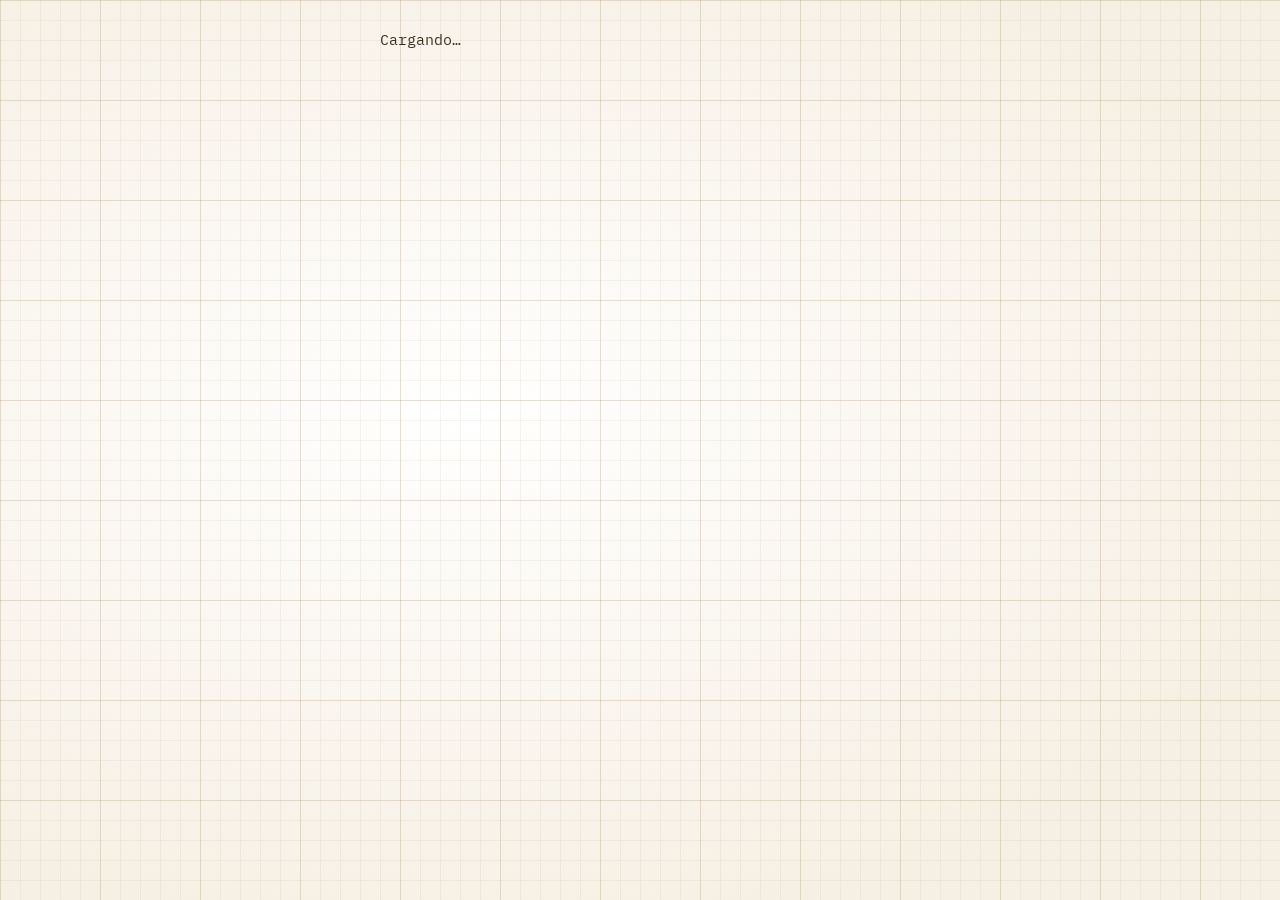
<file: atajo.html>
<!doctype html>
<html lang="es">
<head>
<meta charset="utf-8">
<meta name="viewport" content="width=device-width,initial-scale=1,viewport-fit=cover">
<meta name="apple-mobile-web-app-capable" content="yes">
<meta name="mobile-web-app-capable" content="yes">
<meta name="apple-mobile-web-app-title" content="Registrar">
<meta name="apple-mobile-web-app-status-bar-style" content="default">
<meta name="theme-color" content="#f6efe3">
<meta name="robots" content="noindex">
<title>Registrar movimiento · Oportunicars</title>
<link rel="apple-touch-icon" href="data:image/svg+xml,%3Csvg xmlns='http://www.w3.org/2000/svg' viewBox='0 0 180 180'%3E%3Crect width='180' height='180' fill='%23f6efe3'/%3E%3Ctext x='90' y='122' font-size='96' text-anchor='middle' fill='%23d98324' font-family='Arial' font-weight='700'%3E$%3C/text%3E%3C/svg%3E">
<link rel="preconnect" href="https://fonts.googleapis.com"><link rel="preconnect" href="https://fonts.gstatic.com" crossorigin>
<link href="https://fonts.googleapis.com/css2?family=Caveat:wght@400;600&family=IBM+Plex+Mono:wght@400;500&display=swap" rel="stylesheet">
<style>
:root{--bg-1:#fff;--bg-2:#f6efe3;--ink:#3b2f21;--mut:rgba(59,47,33,.62);--line:#b4935f;--soft:rgba(180,147,95,.35);--camel:#8c6d3f;--card:rgba(255,255,255,.82);--acc:#d98324;--acc-ink:#fff;--in:#2f7d4f;--out:#b3402a;--warn:#9a5b00;--hand:'Caveat','Segoe Print','Bradley Hand',cursive;--mono:'IBM Plex Mono',ui-monospace,'SF Mono',Menlo,Consolas,monospace}
*{box-sizing:border-box;-webkit-tap-highlight-color:transparent}
html{background:var(--bg-2)}
body{margin:0;color:var(--ink);font:15px/1.4 var(--mono);min-height:100vh;padding:max(14px,env(safe-area-inset-top)) 16px max(28px,env(safe-area-inset-bottom));
 background-color:var(--bg-2);background-image:linear-gradient(rgba(180,147,95,.10) 1px,transparent 1px),linear-gradient(90deg,rgba(180,147,95,.10) 1px,transparent 1px),linear-gradient(rgba(180,147,95,.22) 1px,transparent 1px),linear-gradient(90deg,rgba(180,147,95,.22) 1px,transparent 1px),radial-gradient(ellipse at 36% 46%,var(--bg-1),var(--bg-2) 78%);background-size:20px 20px,20px 20px,100px 100px,100px 100px,100% 100%}
main{max-width:520px;margin:0 auto}
h1{font:600 1.7rem/1 var(--hand);margin:0;color:var(--camel)}h2{font:600 1.8rem/1.05 var(--hand);margin:4px 0 14px}
.brand{font-size:.62rem;letter-spacing:.18em;color:var(--mut);margin:0 0 2px}
header{display:flex;justify-content:space-between;align-items:flex-end;margin-bottom:12px;border-bottom:1px solid var(--soft);padding-bottom:8px}
button{font:inherit;color:inherit;cursor:pointer}
.link{background:none;border:0;color:var(--mut);padding:8px 2px;text-decoration:underline;font-size:.72rem}
.tiles{display:grid;grid-template-columns:repeat(4,1fr);gap:8px;margin-bottom:14px}
.tile{background:var(--card);border:1px solid var(--line);border-radius:6px;padding:10px 2px 8px;display:flex;flex-direction:column;align-items:center;gap:4px;font-size:.68rem;line-height:1.1;text-align:center;min-height:68px;backdrop-filter:blur(4px)}
.tile span{font-size:1.5rem;line-height:1}
.tile:active{transform:scale(.96);border-color:var(--acc)}
.card{background:var(--card);border:1px solid var(--line);border-radius:6px;padding:16px;backdrop-filter:blur(4px)}
.opts{display:grid;gap:10px}
.opt{background:var(--bg-1);border:1px solid var(--line);border-radius:6px;padding:15px;text-align:left;font:inherit;font-size:.95rem}
.opt.sel{border:2px solid var(--acc);background:#fff7ea}
.big{display:grid;grid-template-columns:1fr 1fr;gap:12px}
.big .opt{text-align:center;font-weight:500;padding:26px 8px}
.in{color:var(--in)}.out{color:var(--out)}
input[type=text],input[type=search],input[type=number],input[type=date],input[type=password]{width:100%;font:inherit;padding:13px;border-radius:6px;border:1px solid var(--line);background:var(--bg-1);color:var(--ink)}
input:focus{outline:2px solid var(--acc);outline-offset:1px}
input.amount{font-size:1.9rem;font-weight:500;text-align:center;padding:16px}
.nav{display:flex;gap:10px;margin-top:16px}
.nav button{flex:1;padding:14px;border-radius:6px;border:1px solid var(--line);background:var(--bg-1);font-weight:500}
.nav .primary,button.primary{background:var(--acc);color:var(--acc-ink);border-color:var(--acc)}
.nav button:disabled{opacity:.4}
.steps{display:flex;gap:4px;margin-bottom:12px}.steps i{flex:1;height:3px;border-radius:2px;background:var(--soft)}.steps i.on{background:var(--acc)}
.sum{display:grid;gap:6px;margin:10px 0}.sum div{display:flex;justify-content:space-between;gap:12px;border-bottom:1px dashed var(--soft);padding:8px 0}.sum small{color:var(--mut)}
.msg{color:var(--warn);min-height:1.2em;margin:8px 0 0;font-size:.82rem}
.ok{text-align:center;padding:30px 10px}.ok b{font-size:3rem;display:block;color:var(--in)}
.list{max-height:46vh;overflow:auto;display:grid;gap:8px;margin-top:10px}
small.m{color:var(--mut)}
.foot{text-align:center;margin-top:18px}
</style>
</head>
<body>
<main id="app"><p>Cargando…</p></main>
<script type="module">
import { createClient } from 'https://esm.sh/@supabase/supabase-js@2.102.0';
const ENDPOINT='https://script.google.com/macros/s/AKfycbypxLeRAH7PNQCAfYV14_V_cSbp5soxaX07vxDbyt8HV8efn1W7cPIKXR_XMut6cz-k/exec';
const client=createClient('https://lxyqosqgvkgjybgffdob.supabase.co','sb_publishable_1J_TfuzcCqaqtDVDIaiLAw_uCufZXHC',{auth:{persistSession:true,autoRefreshToken:true,detectSessionInUrl:false,storageKey:'oc-atajo-auth'}});
// La primera vez en cada teléfono pide usuario y clave; después la sesión dura hasta 60 días sin volver a entrar.
const SESSION_DAYS=60,STAMP='oc-atajo-since';
const stamp=()=>{try{return Number(localStorage.getItem(STAMP))||0;}catch{return 0;}};
const expired=()=>Date.now()-stamp()>SESSION_DAYS*86400000;
const $=id=>document.getElementById(id),app=$('app');
const esc=v=>String(v??'').replace(/[&<>"']/g,c=>({'&':'&amp;','<':'&lt;','>':'&gt;','"':'&quot;',"'":'&#39;'}[c]));
const money=n=>new Intl.NumberFormat('es-CL',{style:'currency',currency:'CLP',maximumFractionDigits:0}).format(n||0);
const norm=v=>String(v||'').toLowerCase().normalize('NFD').replace(/[̀-ͯ]/g,'');
// Botones fijos: cada uno va amarrado a un concepto exacto de CONCEPTOS_CAJA y deja un comentario automático.
// Recorrido de todos: patente → monto → forma de pago → guardar. «ask» obliga a escribir el detalle.
const TILES=[
 {icon:'⛽',label:'Combustible',concept:'Arreglo de auto',note:'Combustible',dir:'SALIDA'},
 {icon:'🚿',label:'Lavado',concept:'Arreglo de auto',note:'Lavado',dir:'SALIDA'},
 {icon:'🔧',label:'Arreglo',concept:'Arreglo de auto',note:'',ask:true,dir:'SALIDA'},
 {icon:'🛣️',label:'Permiso circ. / TAG',concept:'Arreglo de auto',note:'Peaje / Permiso',dir:'SALIDA'},
 {icon:'🅿️',label:'Estaciona\u00ADmiento',concept:'Arreglo de auto',note:'Estacionamiento',dir:'SALIDA'},
 {icon:'📷',label:'Fotos',concept:'Arreglo de auto',note:'Fotos',dir:'SALIDA'},
 {icon:'📣',label:'Publicación',concept:'Arreglo de auto',note:'Publicación',dir:'SALIDA'},
 {icon:'🚗',label:'Compra de auto',concept:'Compra de auto',note:'',dir:'SALIDA'},
 {icon:'💰',label:'Venta de auto',concept:'Venta de auto',note:'',dir:'ENTRADA'},
 {icon:'📝',label:'Transfe\u00ADrencia',concept:'Arreglo de auto',note:'Transferencia',dir:'SALIDA'},
 {icon:'🤝',label:'Reserva / abono',concept:'Venta de auto',note:'Reserva',dir:'ENTRADA'},
 {icon:'💸',label:'Pago a comisión',concept:'Arreglo de auto',note:'Pago a comisión',dir:'SALIDA'}
];
let data=null,token=null,form,step,msg='',done=null,busy=false;
const blank=()=>({tile:'',askNote:false,direction:'',conceptId:'',conceptSet:false,vehicleId:'',vehicleSet:false,amount:'',accountId:'',date:'',note:'',requestId:(crypto.randomUUID?crypto.randomUUID():String(Date.now())+Math.random().toString(16).slice(2))});
const concept=()=>data.concepts.find(c=>c.id===form.conceptId);
const needsCar=()=>!!concept()?.vehicleOperation;
// Pasos según lo ya respondido: dirección → concepto → auto (si corresponde) → monto → cuenta → resumen.
const order=()=>[...(form.tile&&form.conceptSet?[]:['direction','concept']),...(needsCar()?['car']:[]),'amount','account','review'];
const answered=k=>({direction:!!form.direction,concept:form.conceptSet,car:form.vehicleSet,amount:Number(form.amount)>0,account:!!form.accountId,review:false}[k]);
function save(){try{localStorage.setItem('oc-atajo-data',JSON.stringify(data));}catch{}}
async function call(action,payload={}){
 const {data:s}=await client.auth.getSession();if(!s.session||!stamp()||expired()){if(s.session)await client.auth.signOut({scope:'local'});throw Error('SIN_SESION');}token=s.session.access_token;
 const r=await fetch(ENDPOINT,{method:'POST',headers:{'Content-Type':'text/plain;charset=utf-8'},body:JSON.stringify({...payload,action,token}),credentials:'omit',redirect:'follow',referrerPolicy:'no-referrer'});
 const j=await r.json();
 if(!j.ok&&/^SESION_CERRADA|@oportunicars\.cl/.test(String(j.error||''))){await client.auth.signOut({scope:'local'});try{localStorage.removeItem(STAMP);}catch{}throw Error('SIN_SESION');}
 if(!j.ok)throw Error(j.error||'No se pudo guardar.');return j.data;
}
const amountOk=()=>Number(form.amount)>0&&(!form.askNote||!!form.note.trim());
function go(k){step=k;msg='';render();}
function next(){const o=order(),i=o.indexOf(step);go(o[Math.min(o.length-1,i+1)]);}
function back(){const o=order(),i=o.indexOf(step);if(i>0)go(o[i-1]);}
function reset(){form=blank();form.date=data?.today||'';step='home';done=null;msg='';render();}
function pickTile(t){
 form=blank();form.date=data.today;form.direction=t.dir;form.tile=t.label;form.note=t.note;form.askNote=!!t.ask;
 // Concepto exacto por nombre (sin tildes ni mayúsculas); si no está en la caja, se elige a mano.
 const want=norm(t.concept),c=data.concepts.find(c=>norm(c.name).trim()===want);
 if(c){form.conceptId=c.id;form.conceptSet=true;}
 step=c?(needsCar()?'car':'amount'):'concept';
 render();if(!c){msg=`No encontré el concepto «${t.concept}» en la caja. Elígelo de la lista.`;render();}
}
function header(title){return `<header><div><p class="brand">OPORTUNICARS · CAJA</p><h1>${esc(title)}</h1></div><button class="link" id="again">Borrar y empezar de nuevo</button></header>`;}
function bar(){const o=order(),i=o.indexOf(step);return `<div class="steps">${o.map((k,j)=>`<i class="${j<=i?'on':''}"></i>`).join('')}</div>`;}
function nav(canNext,label){return `<div class="nav"><button id="back">← Atrás</button><button id="next" class="primary" ${canNext?'':'disabled'}>${label||'Siguiente →'}</button></div><p class="msg">${esc(msg)}</p>`;}
function render(){
 if(!data){app.innerHTML='<p>Cargando…</p>';return;}
 if(done){app.innerHTML=`<div class="card ok"><b>✓</b><h2>Guardado</h2><p>${esc(done)}</p><div class="nav"><button class="primary" id="newone">Registrar otro</button></div></div>`;$('newone').onclick=reset;return;}
 if(step==='home'){
  app.innerHTML=`<header><div><p class="brand">OPORTUNICARS · CAJA</p><h1>Registrar movimiento</h1></div></header><div class="tiles">${TILES.map((t,i)=>`<button class="tile" data-t="${i}"><span>${t.icon}</span>${esc(t.label)}</button>`).join('')}</div><div class="card"><p style="margin:0 0 12px">¿Entró o salió dinero?</p><div class="big"><button class="opt in" data-d="ENTRADA">⬇ Entró</button><button class="opt out" data-d="SALIDA">⬆ Salió</button></div></div><p class="foot"><button class="link" id="out">Cerrar sesión</button></p>`;
  app.querySelectorAll('[data-t]').forEach(b=>b.onclick=()=>pickTile(TILES[b.dataset.t]));
  $('out').onclick=async()=>{await client.auth.signOut({scope:'local'});try{localStorage.removeItem(STAMP);}catch{}location.reload();};
  app.querySelectorAll('[data-d]').forEach(b=>b.onclick=()=>{form=blank();form.date=data.today;form.direction=b.dataset.d;step='concept';render();});
  return;
 }
 let body='';
 if(step==='direction')body=`<h2>¿Entró o salió dinero?</h2><div class="big"><button class="opt in ${form.direction==='ENTRADA'?'sel':''}" data-d="ENTRADA">⬇ Entró</button><button class="opt out ${form.direction==='SALIDA'?'sel':''}" data-d="SALIDA">⬆ Salió</button></div>`+nav(!!form.direction);
 if(step==='concept'){
  const list=data.concepts.filter(c=>form.direction==='ENTRADA'?c.nature!=='GASTO'&&c.nature!=='COSTO':c.nature!=='INGRESO');
  body=`<h2>Concepto</h2><input type="search" id="q" placeholder="Buscar concepto"><div class="list" id="list"></div>`+nav(form.conceptSet);
  app.innerHTML=header(form.tile||'Registrar')+bar()+`<div class="card">${body}</div>`;
  const draw=()=>{const q=norm($('q').value);$('list').innerHTML=`<button class="opt ${form.conceptSet&&!form.conceptId?'sel':''}" data-c="">Concepto por asignar</button>`+list.filter(c=>!q||norm(c.name+' '+c.category).includes(q)).map(c=>`<button class="opt ${form.conceptId===c.id?'sel':''}" data-c="${esc(c.id)}">${esc(c.name)}<br><small class="m">${esc(c.category)}</small></button>`).join('');
   $('list').querySelectorAll('[data-c]').forEach(b=>b.onclick=()=>{form.conceptId=b.dataset.c;form.conceptSet=true;form.vehicleId='';form.vehicleSet=false;next();});};
  $('q').oninput=draw;draw();wireCommon();return;
 }
 if(step==='car'){
  body=`<h2>¿Qué auto?</h2><input type="search" id="q" placeholder="Patente, marca o modelo" autocomplete="off"><div class="list" id="list"></div>`+nav(form.vehicleSet);
  app.innerHTML=header(form.tile||'Registrar')+bar()+`<div class="card">${body}</div>`;
  const draw=()=>{const q=norm($('q').value).replace(/\s+/g,'');const hits=data.inventory.filter(v=>!q||norm([v.patente,v.marca,v.modelo,v.version].join('')).includes(q)).slice(0,40);
   $('list').innerHTML=`<button class="opt ${form.vehicleSet&&!form.vehicleId?'sel':''}" data-v="">Patente por asignar</button>`+hits.map(v=>`<button class="opt ${form.vehicleId===v.id?'sel':''}" data-v="${esc(v.id)}"><b>${esc(v.patente||'Sin patente')}</b> · ${esc([v.marca,v.modelo].filter(Boolean).join(' '))}</button>`).join('');
   $('list').querySelectorAll('[data-v]').forEach(b=>b.onclick=()=>{form.vehicleId=b.dataset.v;form.vehicleSet=true;next();});};
  $('q').oninput=draw;draw();wireCommon();return;
 }
 if(step==='amount')body=`<h2>${form.direction==='ENTRADA'?'¿Cuánto entró?':'¿Cuánto fue?'}</h2><input class="amount" id="amt" type="text" inputmode="numeric" autocomplete="off" placeholder="$0" value="${form.amount?money(Number(form.amount)):''}"><label style="display:block;margin-top:12px"><small class="m">${form.askNote?'Detalle':'Comentario'}${form.askNote?'':' (opcional)'}</small><input type="text" id="note" maxlength="120" value="${esc(form.note)}" placeholder="${form.askNote?'¿Qué se hizo? (obligatorio)':'Ej. proveedor, detalle'}"></label>`+nav(amountOk());
 if(step==='account'){body=`<h2>${form.direction==='ENTRADA'?'¿A qué cuenta llegó?':'¿Con qué pagaste?'}</h2><div class="opts">${data.accounts.map(a=>`<button class="opt ${form.accountId===a.id?'sel':''}" data-a="${esc(a.id)}">${esc(a.nombre)}</button>`).join('')}</div>`+nav(!!form.accountId);}
 if(step==='review'){const c=concept(),v=data.inventory.find(v=>v.id===form.vehicleId),a=data.accounts.find(a=>a.id===form.accountId);
  body=`<h2>Revisar y guardar</h2><div class="sum"><div><small>Tipo</small><b class="${form.direction==='ENTRADA'?'in':'out'}">${form.direction==='ENTRADA'?'Entró':'Salió'}</b></div><div><small>Concepto</small><b>${esc(c?c.name:'Por asignar')}</b></div>${needsCar()?`<div><small>Auto</small><b>${esc(v?v.patente||v.modelo:'Por asignar')}</b></div>`:''}<div><small>Monto</small><b>${money(Number(form.amount))}</b></div><div><small>Cuenta</small><b>${esc(a?.nombre||'')}</b></div><div><small>Fecha</small><input type="date" id="date" value="${esc(form.date)}" max="${esc(data.today)}" style="width:auto;padding:8px"></div>${form.note?`<div><small>Nota</small><b>${esc(form.note)}</b></div>`:''}</div>`+nav(!busy,busy?'Guardando…':'Guardar');}
 app.innerHTML=header(form.tile||'Registrar')+bar()+`<div class="card">${body}</div>`;
 wireCommon();
 app.querySelectorAll('[data-d]').forEach(b=>b.onclick=()=>{form.direction=b.dataset.d;form.conceptId='';form.conceptSet=false;next();});
 app.querySelectorAll('[data-a]').forEach(b=>b.onclick=()=>{form.accountId=b.dataset.a;next();});
 const amt=$('amt');if(amt){amt.oninput=()=>{const n=amt.value.replace(/\D/g,'').slice(0,10);form.amount=n;amt.value=n?money(Number(n)):'';$('next').disabled=!amountOk();};amt.focus();}
 const note=$('note');if(note)note.oninput=()=>{form.note=note.value;const n=$('next');if(n)n.disabled=!amountOk();};
 const date=$('date');if(date)date.onchange=()=>{form.date=date.value;};
}
function wireCommon(){
 const again=$('again');if(again)again.onclick=reset;
 const b=$('back');if(b)b.onclick=()=>{if(order().indexOf(step)===0){step='home';render();}else back();};
 const n=$('next');if(n)n.onclick=async()=>{if(step!=='review')return next();await submit();};
}
async function submit(){
 if(busy)return;busy=true;msg='';render();
 try{
  const r=await call('quick',{requestId:form.requestId,direction:form.direction,conceptId:form.conceptId,vehicleId:form.vehicleId,amount:Number(form.amount),accountId:form.accountId,date:form.date,note:form.note});
  const c=concept(),a=data.accounts.find(a=>a.id===form.accountId);
  done=`${form.direction==='ENTRADA'?'Entró':'Salió'} ${money(Number(form.amount))} · ${c?c.name:'concepto por asignar'}${form.note?' · '+form.note:''} · ${a?.nombre||''}`;
 }catch(e){msg=e.message==='SIN_SESION'?'Tu sesión venció. Abre admin.oportunicars.cl e inicia sesión.':e.message;}
 busy=false;render();
}
function loginView(err=''){
 app.innerHTML=`<div class="card"><h2>Inicia sesión</h2><p><small class="m">Solo la primera vez en este teléfono; después queda abierta hasta 60 días.</small></p><form id="lf" style="display:grid;gap:10px"><input type="text" id="em" inputmode="email" autocomplete="username" autocapitalize="none" placeholder="Correo"><input type="password" id="pw" autocomplete="current-password" placeholder="Contraseña" style="width:100%;font:inherit;padding:14px;border-radius:12px;border:1px solid var(--line);background:var(--card);color:var(--ink)"><button class="opt sel" type="submit">Entrar</button></form><p class="msg">${esc(err)}</p></div>`;
 $('lf').onsubmit=async e=>{e.preventDefault();if(!/@oportunicars\.cl$/i.test($('em').value.trim()))return loginView('Solo se permiten cuentas @oportunicars.cl.');const {error}=await client.auth.signInWithPassword({email:$('em').value.trim(),password:$('pw').value});if(error)return loginView('Correo o contraseña incorrectos.');try{localStorage.setItem(STAMP,String(Date.now()));}catch{}location.reload();};
}
(async()=>{
 try{const c=JSON.parse(localStorage.getItem('oc-atajo-data'));if(c&&c.concepts){data=c;reset();}}catch{}
 try{
  data=await call('quickData');data.today=data.today||new Date().toLocaleDateString('en-CA',{timeZone:'America/Santiago'});save();
  if(!form||step==='home'||!step)reset();else render();
 }catch(e){
  if(e.message==='SIN_SESION'){loginView();return;}
  if(!data)app.innerHTML='<div class="card"><h2>No se pudo cargar</h2><p>'+esc(e.message)+'</p><div class="nav"><button class="primary" onclick="location.reload()">Reintentar</button></div></div>';
 }
})();
</script>
</body>
</html>
</file>
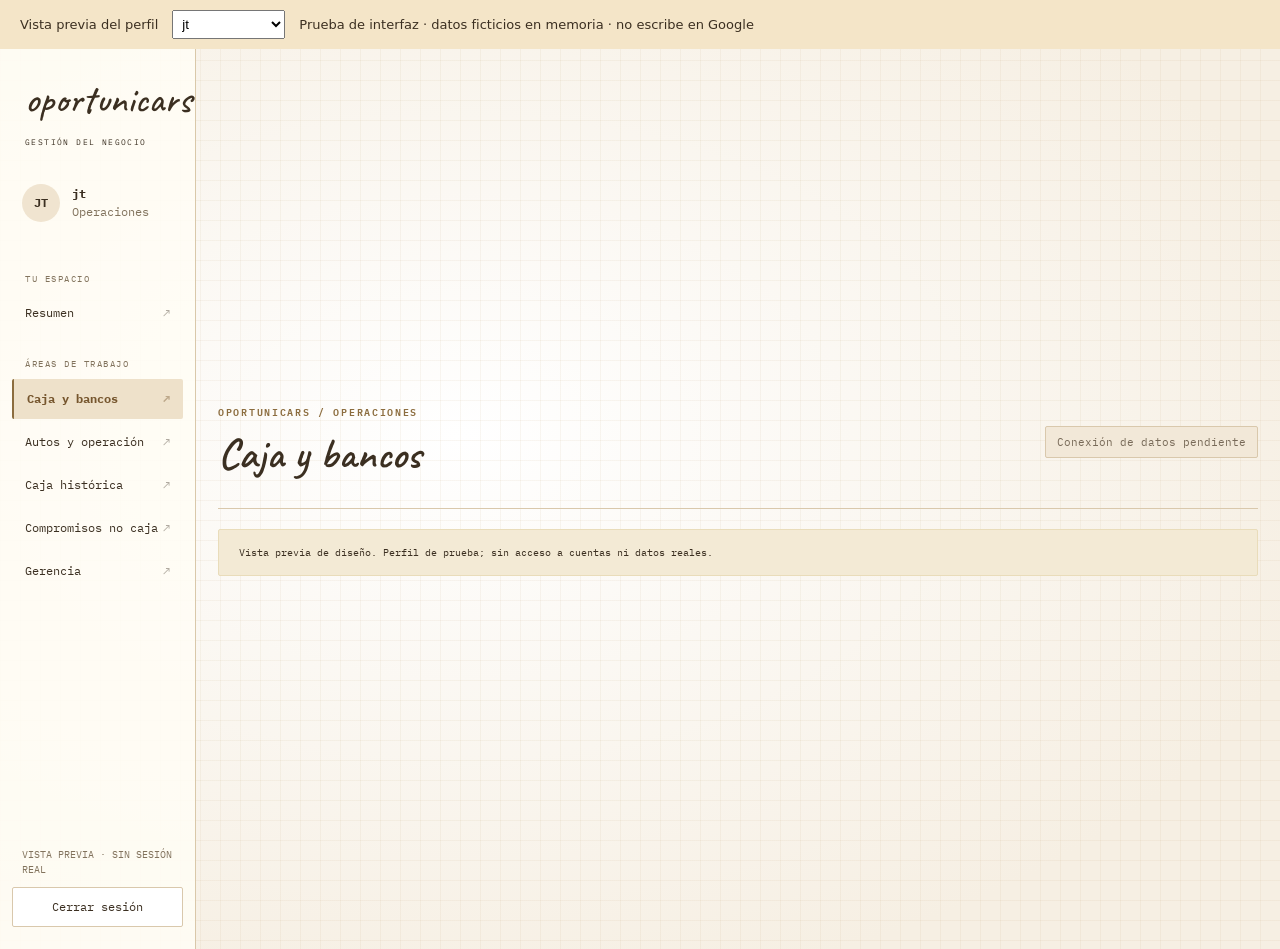
<file: preview.html>
<!doctype html><html lang="es"><head><meta charset="utf-8"><meta name="viewport" content="width=device-width,initial-scale=1"><title>Vista previa · Oportunicars</title><link href="https://fonts.googleapis.com/css2?family=Caveat:wght@400;600&family=IBM+Plex+Mono:wght@400;500&display=swap" rel="stylesheet"><link rel="stylesheet" href="workspace.css"><style>body{margin:0}#preview-controls{background:#f4e5c8;padding:10px 20px;font:13px system-ui;display:flex;gap:14px;align-items:center}#preview-controls select{padding:5px}</style></head><body><div id="preview-controls"><label for="profile">Vista previa del perfil</label><select id="profile"><option>jt</option><option>mmusa</option><option>alex</option><option>gonzalo</option><option>administrador</option><option>sin perfil</option></select><span>Prueba de interfaz · datos ficticios en memoria · no escribe en Google</span></div><script src="schema.js"></script><script src="caja.js"></script><script src="system-core.js"></script><script src="finanzas.js"></script><script src="preview-system.js"></script><script src="sistema.js"></script><script src="workspace.js"></script><script>
const select=document.querySelector('#profile');
function show(){const name=select.value;OCWorkspace.open({preview:true,system:previewSystem(),user:{id:'preview',app_metadata:name==='administrador'?{oc_role:name}:{oc_username:name},user_metadata:{name}},signOut(){OCWorkspace.close();}});}
select.addEventListener('change',show);show();
</script></body></html>
</file>
<file: workspace.css>
body.workspace-open{background:#f6efe3;color:#3b2f21}
body.workspace-open>main,body.workspace-open>.titleblock{display:none!important}
#oc-workspace{--oc-ink:#3b2f21;--oc-muted:#786a58;font:14px/1.5 -apple-system,BlinkMacSystemFont,"Segoe UI",sans-serif;display:grid;grid-template-columns:238px 1fr;min-height:100vh;color:var(--oc-ink)}
#oc-workspace *{box-sizing:border-box}
#oc-workspace button,#oc-workspace input{font:inherit;letter-spacing:normal;text-transform:none;border-radius:8px;min-height:40px}
#oc-workspace button{cursor:pointer;color:inherit;background:white;border:1px solid #d9c8ac;padding:10px 16px;width:auto;box-shadow:none}
#oc-workspace button:hover{background:#f2e8d8}
#oc-workspace :focus-visible{outline:3px solid #bd833c;outline-offset:3px}
#oc-workspace h1,#oc-workspace h2,#oc-workspace h3{font-family:inherit;letter-spacing:-.035em;line-height:1.2;color:inherit;margin:0}
#oc-workspace h1{font-size:30px}#oc-workspace h2{font-size:23px}#oc-workspace h3{font-size:18px}
#oc-workspace p{margin:8px 0 16px}#oc-workspace small{display:block}
.oc-sidebar{background:#fffdf8;border-right:1px solid #d9c8ac;padding:30px 18px;display:flex;flex-direction:column;position:sticky;top:0;height:100vh}
.oc-brand{color:#3b2f21;text-decoration:none;padding:0 13px;display:block}.oc-brand b{font-size:28px;letter-spacing:-1.5px}.oc-brand span{color:#8c6d3f}.oc-brand small{letter-spacing:2px;font-size:9px;margin-top:6px}
.oc-profile{display:flex;gap:12px;align-items:center;margin:36px 10px 26px}.oc-profile small{color:#82735d;font-size:12px}
.oc-avatar{background:#f0e4d0;border-radius:50%;width:38px;height:38px;display:grid;place-items:center;font-size:12px;font-weight:700}
#oc-workspace .oc-nav-label{font-size:9px;letter-spacing:1.5px;color:#82735d;margin:24px 13px 8px}
#oc-workspace .oc-nav{display:flex;justify-content:space-between;align-items:center;width:100%;text-align:left;background:none;border:0;margin:3px 0;padding:11px 13px;font-size:13px}
#oc-workspace .oc-nav span{opacity:.4}#oc-workspace .oc-nav.active{background:#eee1ca;font-weight:650;color:#76562e}
.oc-sidebar-bottom{margin-top:auto;padding-top:26px}.oc-sidebar-bottom small{font-size:10px;color:#82735d;margin:10px}
#oc-workspace .oc-sidebar-bottom button{width:100%;font-size:12px}
.oc-main{max-width:1560px;width:100%;margin:auto;padding:32px 40px 26px;min-width:0}
.oc-header{display:flex;align-items:center;justify-content:space-between;gap:20px;padding-bottom:28px;border-bottom:1px solid #d9c8ac}
#oc-workspace .oc-eyebrow{font-size:10px;font-weight:600;letter-spacing:1.7px;margin:0 0 10px;color:#8c6d3f}
.oc-status{border:1px solid #d9c8ac;background:#f2e8d8;padding:7px 11px;border-radius:20px;font-size:11px;white-space:nowrap;color:#786a58}
.oc-intro{display:flex;justify-content:space-between;gap:20px;align-items:center;margin:34px 0 25px}.oc-intro p{color:#786a58;font-size:13px}.oc-date{font-size:11px;color:#82735d;white-space:nowrap}
.oc-metrics{display:grid;grid-template-columns:repeat(4,1fr);gap:15px;margin-bottom:28px}
.oc-metrics article{border:1px solid #d9c8ac;background:#fffdf8;border-radius:12px;padding:20px}.oc-metrics p{font-size:12px}.oc-metrics strong{font-size:35px;line-height:1.5;font-weight:500}.oc-metrics small{font-size:11px;color:#82735d}.oc-metrics span{display:block;border-top:1px solid #e9ddc9;padding-top:12px;margin-top:18px;font-size:10px;color:#82735d}
.oc-columns{display:grid;grid-template-columns:1.5fr 1fr;gap:22px;margin-bottom:32px}.oc-card{border:1px solid #d9c8ac;border-radius:14px;padding:25px;background:#fffdf8;margin-bottom:20px;min-width:0}
.oc-section-heading{display:flex;justify-content:space-between;align-items:center;gap:20px;margin-bottom:22px}.oc-section-heading span{font-size:11px;color:#82735d}.oc-section-heading h2{font-size:18px!important}
.oc-agenda>div{display:flex;gap:17px;align-items:flex-start;padding:19px 0;border-top:1px solid #e9ddc9}.oc-agenda strong{font-size:13px;font-weight:600}.oc-agenda p{font-size:12px;color:#82735d;margin-bottom:0!important}.oc-number{font-size:11px;border:1px solid #d9c8ac;padding:6px;border-radius:6px;color:#82735d}
#oc-workspace .oc-dark{background:#53432f;color:#fff9ed;border:0;display:flex;flex-direction:column}.oc-dark h2{font-size:29px!important;max-width:300px;margin-top:12px!important}.oc-dark p:not(.oc-eyebrow){font-size:13px;line-height:1.8;color:#e1cdb0;margin:20px 0!important}
#oc-workspace .oc-dark button{margin-top:auto;display:flex;justify-content:space-between;background:#ead5b0;border:0;color:#3b2f21}
.oc-area-grid{display:grid;grid-template-columns:repeat(3,1fr);gap:16px;margin-bottom:30px}
#oc-workspace .oc-area{display:block;text-align:left;padding:22px;background:#fffdf8;border:1px solid #d9c8ac;border-radius:12px;min-width:0}
.oc-area small{font-size:9px;letter-spacing:1px;color:#82735d;margin-bottom:18px}.oc-area strong{display:flex;justify-content:space-between;font-size:15px;font-weight:600}.oc-area strong span{color:#a8916d}.oc-area p{font-size:12px;color:#82735d;margin-bottom:0!important}
.oc-footer{font-size:11px;color:#82735d;border-top:1px solid #d9c8ac;padding-top:20px}
.oc-preview,.oc-notice{background:#f3ead5;border:1px solid #e9dcba;padding:15px 20px;border-radius:9px;margin:20px 0;font-size:12px}.oc-notice p{margin-bottom:0!important}
.oc-search{font-size:11px;color:#786a58;min-width:220px}#oc-workspace input{display:block;width:100%;background:#fffdf8;border:1px solid #d9c8ac;padding:10px 12px;color:#3b2f21;margin-top:5px}
.oc-table-scroll{overflow:auto;max-height:65vh}#oc-workspace table{border-collapse:collapse;width:100%;font-size:12px;text-align:left}#oc-workspace th{font-size:11px;white-space:nowrap;background:#f2e8d8;padding:13px}#oc-workspace td{padding:13px;border-bottom:1px solid #e9ddc9;min-width:120px}
.oc-empty{text-align:center;padding:55px 20px;color:#82735d}.oc-empty p{max-width:550px;margin:20px auto!important}.oc-empty-icon{font-size:60px}.oc-back{margin:25px 0!important}
.oc-dialog{width:min(900px,92vw);max-height:85vh;background:#fffdf8;color:#3b2f21;border:1px solid #d9c8ac;border-radius:15px;padding:28px;font-family:inherit}.oc-dialog::backdrop{background:#14251e88}#oc-workspace .oc-close{float:right;font-size:23px;min-height:35px}.oc-dialog h2{padding-right:50px}
@media(min-width:1500px){.oc-main{padding:40px 60px}}
@media(max-width:1100px){.oc-area-grid{grid-template-columns:repeat(2,1fr)}.oc-metrics{grid-template-columns:repeat(2,1fr)}.oc-header,.oc-intro{align-items:flex-start;flex-direction:column}.oc-main{padding:25px}.oc-columns{grid-template-columns:1fr}}
@media(max-width:700px){#oc-workspace{display:block}.oc-sidebar{position:static;width:100%;height:auto;padding:18px}.oc-brand small,.oc-profile,.oc-nav-label,.oc-sidebar-bottom small{display:none!important}.oc-sidebar nav{display:flex;overflow:auto;gap:8px;margin-top:15px}#oc-workspace .oc-nav{white-space:nowrap;width:auto;font-size:12px;padding:8px 12px}.oc-nav span{display:none}.oc-sidebar-bottom{position:absolute;right:16px;top:16px;padding:0}#oc-workspace .oc-sidebar-bottom button{font-size:11px}.oc-main{padding:22px 16px}.oc-area-grid{grid-template-columns:1fr}.oc-metrics{gap:10px}.oc-metrics article{padding:15px}.oc-date{display:none}#oc-workspace h1{font-size:26px}.oc-search{width:100%}}

.oc-sidebar nav{min-height:0;overflow-y:auto}.oc-sidebar-bottom{flex-shrink:0}
@media(max-width:700px){.oc-sidebar nav{overflow-y:visible}}
/* Tokens inherited from the existing rotary-engine home. */
body.workspace-open{
 --bg-1:#fff;--bg-2:#f6efe3;--ink:#3b2f21;--line:#b4935f;--camel-deep:#8c6d3f;
 --mono:'IBM Plex Mono',ui-monospace,'SF Mono',Menlo,Consolas,monospace;
 --hand:'Caveat','Segoe Print','Bradley Hand',cursive;
 background-color:var(--bg-2);
 background-image:linear-gradient(#b4935f14 1px,transparent 1px),linear-gradient(90deg,#b4935f14 1px,transparent 1px),radial-gradient(ellipse at 36% 46%,#fff,#f6efe3 78%);
 background-size:20px 20px,20px 20px,100% 100%
}
#oc-workspace{font-family:var(--mono);font-size:12px}
#oc-workspace h1{font-family:var(--hand);font-size:43px;letter-spacing:0;font-weight:600}
#oc-workspace h2{letter-spacing:-.025em}
.oc-brand b{font-family:var(--hand);font-size:39px;font-weight:500;letter-spacing:0}
.oc-brand span{color:inherit}.oc-brand small{font-size:8px;letter-spacing:1.4px}
.oc-sidebar{background:#fffdf5de;border-right-color:#b4935f80}
#oc-workspace .oc-card,#oc-workspace .oc-metrics article,#oc-workspace .oc-area{border-radius:2px;border-color:#b4935f99;background:#ffffffba;box-shadow:0 12px 28px -26px #8c6d3f99;position:relative}
#oc-workspace .oc-card::before,#oc-workspace .oc-metrics article::before{content:"";position:absolute;left:-3px;top:-3px;width:9px;height:9px;border-top:1px solid #8c6d3f;border-left:1px solid #8c6d3f;pointer-events:none}
#oc-workspace button,#oc-workspace input{border-radius:2px}
#oc-workspace .oc-nav{font-size:12px}#oc-workspace .oc-nav.active{border-left:2px solid #8c6d3f}
.oc-status,.oc-preview,.oc-notice{border-radius:2px}.oc-preview{font-size:10px}
.oc-management-intro{display:flex;justify-content:space-between;align-items:center;gap:20px;margin:26px 0 20px}
#oc-workspace .oc-management-intro h2{font-size:19px;font-weight:500}
.oc-example-note{font-size:10px;line-height:1.7;color:#786a58;padding:9px 12px;border-left:2px solid #b4935f;margin-bottom:22px;background:#f7efdf}
#oc-workspace .oc-six{grid-template-columns:repeat(6,minmax(0,1fr));gap:12px;margin-bottom:24px}
#oc-workspace .oc-six article{padding:15px 12px;min-width:0}
#oc-workspace .oc-six p{font-size:10px;min-height:30px;margin-bottom:8px}
#oc-workspace .oc-six strong{font-family:var(--mono);font-size:clamp(15px,1.5vw,24px);font-weight:500;letter-spacing:-.06em;white-space:nowrap;display:block}
#oc-workspace .oc-six small{font-size:9px;min-height:30px;margin-top:8px}
#oc-workspace .oc-signal{display:inline-flex;align-items:center;gap:6px;font-size:9px;line-height:1.5;color:#786a58;border:0;padding:0;margin:0}
#oc-workspace .oc-six .oc-signal{border-top:1px solid #e9ddc9;padding-top:10px;margin-top:8px}
.oc-signal i{display:block;width:6px;height:6px;border-radius:50%;background:#9c9488;flex-shrink:0}
#oc-workspace .oc-signal.ok{color:#526b53}.oc-signal.ok i{background:#526b53}
#oc-workspace .oc-signal.warning{color:#95661f}.oc-signal.warning i{background:#b08337}
#oc-workspace .oc-signal.danger{color:#a55043}.oc-signal.danger i{background:#a55043}
.oc-management-grid{display:grid;grid-template-columns:repeat(3,minmax(0,1fr));gap:20px;margin-bottom:26px}
#oc-workspace .oc-kpi-panel{margin:0;padding:20px 17px;min-width:0}
.oc-panel-title{display:flex;gap:10px;align-items:baseline;border-bottom:1px solid #d9c8ac;padding-bottom:12px}
.oc-panel-title>span{font-size:9px;color:#9a8059}#oc-workspace .oc-panel-title h2{font-size:14px;font-weight:500}
#oc-workspace .oc-panel-sub{font-size:9px;color:#82735d;margin:9px 0 22px}
.oc-chart-empty{min-height:165px;display:flex;align-items:center;justify-content:center;text-align:center;border:1px dashed #d9c8ac;color:#82735d;font-size:11px;padding:20px}
.oc-bar-chart{height:174px;display:flex;align-items:stretch;gap:7px;background:repeating-linear-gradient(to top,transparent 0px,transparent 38px,#b4935f1c 39px,transparent 40px);padding:0 4px}
.oc-bar-col{flex:1;min-width:0;display:flex;flex-direction:column;align-items:center;justify-content:end}
.oc-bar-col>span{font-size:9px;color:#786a58}.oc-bar-track{height:132px;width:100%;display:flex;align-items:flex-end}
.oc-bar-track i{background:#b4935f;border:1px solid #8c6d3f;display:block;width:100%;max-width:42px;margin:auto auto 0}
.oc-bar-col small{font-size:8px;white-space:nowrap;margin-top:7px}
.oc-donut-row{display:flex;align-items:center;gap:15px;min-height:174px}.oc-donut{width:118px;height:118px;border-radius:50%;flex-shrink:0;display:grid;place-items:center}
.oc-donut>span{width:88px;height:88px;display:flex;align-items:center;justify-content:center;background:#fffdf8;border-radius:50%;font-size:19px;color:#8c6d3f}.oc-donut small{font-size:10px}
.oc-legend{list-style:none;padding:0;margin:0;flex:1}.oc-legend li{display:flex;gap:6px;align-items:center;padding:7px 0;font-size:9px}.oc-legend i{width:6px;height:6px;flex-shrink:0}.oc-legend b{margin-left:auto;font-weight:500}.oc-legend span{min-width:0}
.oc-flow{width:100%;height:165px;font-family:var(--mono)}.oc-inline-legend{display:flex;justify-content:center;gap:20px}
.oc-status-list{list-style:none;margin:0;padding:0}.oc-status-list li{display:flex;justify-content:space-between;gap:8px;padding:9px 0;border-bottom:1px solid #e9ddc9;font-size:10px}.oc-status-list li:last-child{border-bottom:0}.oc-status-list .oc-signal{text-align:right}
.oc-ranking{padding:0;margin:0;list-style:none}.oc-ranking li{display:flex;gap:10px;align-items:center;padding:13px 0;border-bottom:1px solid #e9ddc9;font-size:10px}.oc-ranking strong{margin-left:auto;font-weight:500;white-space:nowrap}.oc-rank{font-size:9px;color:#9a8059}
.oc-notes{list-style:none;padding:0;margin:0}.oc-notes li{font-size:10px;padding:10px 0 10px 14px;border-bottom:1px solid #e9ddc9;position:relative}.oc-notes li::before{content:"—";position:absolute;left:0;color:#b4935f}
@media(max-width:1250px){#oc-workspace .oc-six{grid-template-columns:repeat(3,minmax(0,1fr))}.oc-management-grid{grid-template-columns:repeat(2,minmax(0,1fr))}.oc-donut-row{flex-wrap:wrap}}
@media(max-width:800px){.oc-management-grid{grid-template-columns:1fr}.oc-donut-row{flex-wrap:nowrap}.oc-management-intro{display:block}}
@media(max-width:500px){#oc-workspace .oc-six{grid-template-columns:repeat(2,minmax(0,1fr))}#oc-workspace .oc-six strong{font-size:21px}#oc-workspace h1{font-size:36px}.oc-brand b{font-size:32px}}
/* Cash review follows the existing ivory / camel workspace. */
.oc-cash-accounts{display:grid;grid-template-columns:repeat(auto-fit,minmax(160px,1fr));gap:12px;margin:24px 0}
.oc-cash-accounts button{display:flex;flex-direction:column;gap:12px;text-align:left;padding:18px;border:1px solid #b4935f;background:#faf6ee;color:#3b2f21;font:inherit;cursor:pointer}
.oc-cash-accounts button[aria-pressed=true]{outline:2px solid #8c6d3f;background:#eee2cf}
.oc-cash-accounts small,.oc-cash-accounts span{font-size:11px;line-height:1.6}
.oc-cash-tools{display:flex;flex-wrap:wrap;gap:12px;align-items:end;margin:20px 0}
.oc-cash-tools label,.oc-cash-mapping>label{display:flex;flex-direction:column;gap:8px;font-size:12px;max-width:100%}
#oc-cashflow select,#oc-cashflow input,#oc-cashflow button{font:inherit;max-width:100%}
#oc-cashflow select,#oc-cashflow input[type=number]{padding:10px;background:#fffaf2;border:1px solid #b4935f;color:#3b2f21}
#oc-cashflow button{padding:12px;cursor:pointer;border:1px solid #b4935f;background:#f6efe3;color:#3b2f21}
#oc-cashflow button:disabled{opacity:.45;cursor:not-allowed}
#oc-cashflow .oc-table-scroll{max-height:560px;overflow:auto}
#oc-cashflow td{vertical-align:top;min-width:130px;max-width:360px;overflow-wrap:anywhere}
.oc-cash-mapping{padding:20px;border:1px dashed #b4935f;background:#fffaf2}
#oc-cashflow [role=status]{color:#8c6d3f;min-height:1.5em}
.oc-caja-row{display:grid;grid-template-columns:1fr 1fr;gap:24px;padding:24px 0;border-top:1px solid #d8c5a5}
.oc-caja-row h3{margin:10px 0}.oc-caja-row strong{font-size:22px}
.oc-caja-tag{display:inline-block;padding:5px 8px;margin:3px;border:1px solid #d8c5a5;font-size:11px;background:#f6efe3}
#oc-caja button,.oc-dialog button{padding:10px 14px;background:#f6efe3;color:#3b2f21;border:1px solid #b4935f;cursor:pointer;font:inherit}
#oc-caja select,.oc-dialog select,.oc-caja-form input:not([type=checkbox]){padding:10px;max-width:100%;background:#fffaf2;color:#3b2f21;border:1px solid #b4935f;font:inherit}
#oc-caja label,.oc-caja-form label{display:flex;flex-direction:column;gap:8px;margin:8px 0}
.oc-caja-form{display:grid;grid-template-columns:1fr 1fr;gap:14px}
@media(max-width:650px){.oc-caja-row,.oc-caja-form{grid-template-columns:1fr}}
.oc-dialog[data-caja-dialog]{font-family:'IBM Plex Mono',monospace;color:#3b2f21}
.oc-dialog[data-caja-dialog] h2{font-family:Caveat,cursive;font-size:32px}

.oc-system-actions{display:flex;gap:12px;flex-wrap:wrap;margin:16px 0}.oc-dialog label{display:flex;flex-direction:column;gap:6px;margin:10px 0}.oc-dialog input,.oc-dialog select{padding:10px;border:1px solid #b4935f;background:#faf8f3;color:#403629;font:inherit}.oc-dialog button,.oc-system-actions button{padding:10px 14px;cursor:pointer}

.oc-dialog{font-family:'IBM Plex Mono',monospace}.oc-dialog h2{font-family:'Caveat',cursive;font-size:30px}.oc-dialog select,.oc-dialog button{font:inherit}

.oc-amount{display:inline-block;padding:8px 12px;border-radius:5px}.oc-in{background:#deeee4;color:#215e40}.oc-out{background:#f5dfdc;color:#923b34}.oc-unknown{background:#eee8de;color:#665a48}.oc-dashboard-grid{display:grid;grid-template-columns:repeat(3,minmax(0,1fr));gap:16px}.oc-chart svg{width:100%;height:auto}.oc-bar-row{display:grid;grid-template-columns:minmax(75px,1fr) 2fr minmax(60px,auto);gap:8px;align-items:center;margin:15px 0;font-size:12px}.oc-bar-track{background:#eee7db;height:14px}.oc-bar-track i{display:block;height:100%}.oc-chart details{font-size:12px}.oc-chart h2{font-size:20px}@media(max-width:1100px){.oc-dashboard-grid{grid-template-columns:1fr 1fr}}@media(max-width:700px){.oc-dashboard-grid{grid-template-columns:1fr}}

.oc-bar-row .oc-bar-track{display:block;width:auto;height:14px}.oc-bar-row .oc-bar-track i{margin:0;max-width:none;border:0}.oc-sales-chart{display:flex;align-items:end;gap:5px;height:180px;overflow-x:auto}.oc-sales-chart>div{display:flex;flex:1;min-width:18px;flex-direction:column;align-items:center;justify-content:end}.oc-sales-chart i{display:block;width:80%;background:#947243}.oc-sales-chart small{font-size:9px;writing-mode:vertical-rl;margin-top:8px}.oc-sales-chart b{font-size:10px;font-weight:400}.oc-chart{min-width:0}.oc-chart h2{overflow-wrap:anywhere}

#oc-workspace .oc-amount.oc-in{background:#ccebd8;color:#145c35;border:1px solid #80bd97}#oc-workspace .oc-amount.oc-out{background:#f6d2cf;color:#922b24;border:1px solid #d59088}#oc-workspace .oc-amount small{display:block;font:10px/1.6 var(--mono);letter-spacing:.04em;color:inherit}#oc-workspace .oc-expenses>h2{margin-top:28px}.oc-expenses details{font-size:12px}

/* v5: ingresos verdes, salidas rojas, contadores y avisos */
#oc-workspace .oc-caja-row{border-left:5px solid transparent;padding-left:16px}
#oc-workspace .oc-caja-row.oc-row-oc-in{border-left-color:#2f8f5b}
#oc-workspace .oc-caja-row.oc-row-oc-out{border-left-color:#b8443b}
#oc-workspace .oc-caja-row.oc-row-oc-unknown{border-left-color:#b9ad98}
#oc-workspace .oc-caja-row.oc-saving{opacity:.6}
#oc-workspace .oc-amount.oc-in{color:#0f6b3a;font-weight:700}
#oc-workspace .oc-amount.oc-out{color:#b3261e;font-weight:700}
#oc-workspace .oc-ok{color:#1c7a47;font-weight:700}
#oc-workspace .oc-bad{color:#c0261d;font-weight:800}
#oc-workspace .oc-pos{color:#1c7a47}
#oc-workspace .oc-neg{color:#c0261d}
#oc-workspace .oc-chip{display:inline-block;padding:3px 10px;border-radius:12px;font-size:12px;font-weight:600}
#oc-workspace .oc-chip-ok{background:#ccebd8;color:#145c35}
#oc-workspace .oc-chip-bad{background:#f6d2cf;color:#922b24}
#oc-workspace .oc-msg-warn{color:#922b24;background:#f6d2cf;border:1px solid #d59088;padding:10px 12px;border-radius:4px}
#oc-workspace .oc-warn{background:#fbeceb;border:1px solid #d59088;border-radius:4px;padding:10px 14px;margin:12px 0}
#oc-workspace .oc-warn ul{margin:6px 0 0 18px;padding:0}
#oc-workspace .oc-metrics article small{display:block;color:#786a58;font-size:11px;margin-top:4px}
#oc-workspace .oc-fleet-inputs{display:flex;gap:18px;flex-wrap:wrap;margin:12px 0}
#oc-workspace .oc-fleet-inputs label{display:grid;gap:4px;font-size:12px}

#oc-workspace .oc-nav.oc-nav-soon{color:#b9ad9b;cursor:default}#oc-workspace .oc-nav.oc-nav-soon:hover{background:none}
#oc-workspace .oc-cash-summary{display:flex;flex-wrap:wrap;gap:8px 18px;margin:10px 0;font-size:13px}#oc-workspace .oc-cash-summary .oc-in{color:#1b7a43;font-weight:650}#oc-workspace .oc-cash-summary .oc-out{color:#b3261e;font-weight:650}#oc-workspace .oc-more{display:block;margin:14px auto}
#oc-workspace .oc-fin{width:100%;margin:12px 0 4px;border-collapse:collapse}#oc-workspace .oc-fin td{padding:6px 4px;border-bottom:1px solid #eadfc9}#oc-workspace .oc-fin td:last-child{text-align:right}
#oc-workspace .oc-tab.active{background:#eee1ca;color:#76562e;font-weight:650}#oc-workspace #os-car-search{margin-left:auto;min-width:220px}
#oc-workspace .oc-fin{margin:12px 0 6px}#oc-workspace .oc-fold{border-bottom:1px solid #eadfc9}#oc-workspace .oc-fold>summary{display:flex;justify-content:space-between;gap:12px;padding:9px 4px;cursor:pointer;list-style:none}#oc-workspace .oc-fold>summary::before{content:'▸';margin-right:6px;color:#8c6d3f}#oc-workspace .oc-fold[open]>summary::before{content:'▾'}#oc-workspace .oc-fold>summary span{flex:1}#oc-workspace .oc-fold .oc-fold{margin-left:14px}#oc-workspace .oc-lines{list-style:none;margin:0 0 8px;padding:0 4px 0 22px;font-size:12px}#oc-workspace .oc-lines li{display:grid;grid-template-columns:78px 1fr auto;gap:8px;padding:3px 0;border-top:1px dotted #eadfc9}#oc-workspace .oc-fold-total{display:flex;justify-content:space-between;padding:10px 4px;font-size:15px}
#oc-workspace .oc-chip-warn{background:#f7e6bf;color:#7a5200}
#oc-workspace .cn-cards{display:grid;grid-template-columns:repeat(auto-fit,minmax(210px,1fr));gap:12px;margin:16px 0}
#oc-workspace .cn-card{border:1px solid var(--line,#d9ddd3);border-radius:12px;padding:14px;display:flex;flex-direction:column;gap:6px;background:#fff}
#oc-workspace .cn-card strong{font-size:1.45rem}
#oc-workspace .cn-check{display:flex;gap:6px;margin-top:4px}
#oc-workspace .cn-check input{flex:1;min-width:0}
#oc-workspace .cn-controls{display:flex;flex-wrap:wrap;gap:8px;align-items:center;margin-top:8px}
#oc-workspace .cn-controls select,#oc-workspace .cn-controls input{min-width:190px}
#oc-workspace .cn-q{font-size:.85rem;opacity:.75}
#oc-workspace .cn-run{display:block;opacity:.7}
#oc-workspace .cn-gray{opacity:.62;background:#f1f1ee}
#oc-workspace .oc-warn-text{color:#9a5b00}
#oc-workspace .cn-undo{color:#a8321f}#oc-workspace .cn-edit{opacity:.8}

#oc-workspace .cn-total{display:flex;align-items:baseline;gap:10px;flex-wrap:wrap;margin:14px 0 0}#oc-workspace .cn-total strong{font-size:26px}#oc-workspace .cn-sync{background:none;border:0;box-shadow:none;padding:0 4px;font-size:18px;line-height:1;color:#8c6d3f;opacity:.6;cursor:pointer;min-height:0}#oc-workspace .cn-sync:hover{opacity:1}#oc-workspace .cn-sync.spin{animation:cn-spin 1s linear infinite}@keyframes cn-spin{to{transform:rotate(360deg)}}

/* Listas desplegables de Caja: color fijo (sin cambios por foco, tema del sistema ni recarga) */
#oc-caja-nueva select,#oc-workspace .cn-controls select,#oc-workspace .cn-controls input{color-scheme:light;background-color:#fffaf2!important;color:#3b2f21!important;-webkit-text-fill-color:#3b2f21;border:1px solid #b4935f;border-radius:6px;padding:10px;font:inherit;transition:none!important;-webkit-appearance:menulist;appearance:auto}
#oc-caja-nueva select:focus,#oc-caja-nueva select:hover,#oc-caja-nueva select:active,#oc-workspace .cn-controls select:focus,#oc-workspace .cn-controls select:hover{background-color:#fffaf2!important;color:#3b2f21!important;outline:2px solid #b4935f;outline-offset:1px}
#oc-caja-nueva select option,#oc-workspace .cn-controls select option{background:#fffaf2;color:#3b2f21}

.cn-mov{display:block;margin-top:6px;padding-top:6px;border-top:1px dashed #b4935f;font-size:11px;color:#3b2f21;opacity:.9}.cn-mov b{color:#1f1710}.cn-mov .cn-ok{color:#2f6b3b}.cn-mov .cn-bad{color:#a23b2a}

#oc-workspace .cn-side{display:flex;flex-direction:column;gap:8px;align-items:flex-start}
#oc-workspace .cn-gearbox{display:flex;gap:8px;align-items:center;flex-wrap:wrap}
#oc-workspace .cn-gear{background:none;border:0;font-size:18px;line-height:1;cursor:pointer;opacity:.55;padding:4px;color:#3b2f21}
#oc-workspace .cn-gear:hover{opacity:1}
#oc-workspace .cn-flip{display:flex;gap:6px}
#oc-workspace .cn-flip button{font-size:12px;padding:4px 10px}
#oc-workspace .cn-mp-real{color:#b8443b;font-weight:600}#oc-workspace .cn-mp-real.cn-ok{color:#2f6b3b}

#oc-workspace .cn-card[data-acc]{cursor:pointer;transition:opacity .15s,box-shadow .15s,border-color .15s;border:2px solid transparent}
#oc-workspace .cn-card.cn-sel{border-color:#1f1710;box-shadow:0 0 0 1px #1f1710 inset}
#oc-workspace .cn-card.cn-off{opacity:.45}
#oc-workspace .cn-card[data-acc]:focus-visible{outline:2px solid #b4935f;outline-offset:2px}
/* Resumen: flujo de caja a todo el ancho y capital de los socios */
#oc-workspace .oc-dashboard-grid .os-wide{grid-column:1/-1}
#oc-workspace .os-capital{margin-bottom:22px}#oc-workspace .os-cap-head{display:flex;justify-content:space-between;align-items:flex-start;gap:16px}#oc-workspace .os-cap-head h2{font-size:22px;margin:4px 0}
#oc-workspace .os-cap-chart{margin:18px 0 8px}#oc-workspace .os-cap-row{display:grid;grid-template-columns:minmax(150px,1fr) 3fr minmax(150px,auto);gap:14px;align-items:center;margin:14px 0}
#oc-workspace .os-cap-row span small,#oc-workspace .os-cap-row b small{display:block;font-size:11px;font-weight:400;color:#82735d}#oc-workspace .os-cap-row b{text-align:right}#oc-workspace .os-cap-row b small.oc-bad{color:#a23e38}
#oc-workspace .os-cap-track{position:relative;height:26px;background:#f3eee5}#oc-workspace .os-cap-track i{position:absolute;top:0;bottom:0;left:0}#oc-workspace .os-cap-track em{position:absolute;top:-5px;bottom:-5px;border-left:2px dashed #3b3227}
.os-cap-in{background:#947243}.os-cap-ok{background:#36765a}.os-cap-gap{background:repeating-linear-gradient(135deg,#a23e38 0 6px,#d9a39e 6px 11px)}.os-cap-extra{background:#7fb69a}
#oc-workspace .os-cap-legend{display:flex;flex-wrap:wrap;gap:16px;font-size:12px}#oc-workspace .os-cap-legend i{display:inline-block;width:12px;height:12px;margin-right:5px;vertical-align:-1px}
@media(max-width:700px){#oc-workspace .os-cap-row{grid-template-columns:1fr}#oc-workspace .os-cap-row b{text-align:left}#oc-workspace .os-cap-head{flex-direction:column}}
/* Autos y operación: el encabezado de la tabla queda fijo y solo se deslizan los autos */
#oc-workspace #os-cars thead th{position:sticky;top:0;z-index:2;box-shadow:0 1px 0 #d9c8ac}
/* Liquidaciones (solo Alex) */
#oc-liq .lq-kpis{display:grid;grid-template-columns:repeat(auto-fit,minmax(160px,1fr));gap:12px;margin:14px 0}
#oc-liq .lq-kpis div{border:1px solid #e3d6bf;border-radius:10px;padding:10px 14px;background:#fffaf1}
#oc-liq .lq-kpis small{display:block;font-size:11px;letter-spacing:.06em;text-transform:uppercase;opacity:.75}
#oc-liq .lq-kpis b{font-size:20px}
.lq-table{width:100%;border-collapse:collapse}.lq-table th,.lq-table td{padding:6px 8px;border-bottom:1px solid #eadfcd;text-align:left;vertical-align:middle}
.lq-table td:nth-child(n+2){white-space:nowrap}.lq-table input{width:130px}
.lq-link{background:none;border:0;padding:0;color:#7a5a2c;text-decoration:underline;cursor:pointer;font:inherit}.lq-empty{opacity:.6}
#oc-liq .cn-ok,.lq-alloc .cn-ok{color:#2f6b3b}#oc-liq .cn-bad,.lq-alloc .cn-bad{color:#a23b2a}#oc-liq .cn-warn,.lq-alloc .cn-warn{color:#9a6a12}
#oc-liq h3{margin-top:18px}
/* ---- Títulos pegados: al deslizar una lista o tabla, el encabezado queda visible ---- */
#oc-workspace .oc-table-scroll thead th,.oc-dialog .oc-table-scroll thead th,.lq-table thead th{position:sticky;top:0;z-index:3;background:#f2e8d8;box-shadow:0 1px 0 #d9c8ac}
#oc-workspace #oc-caja-nueva>.oc-tabs,#oc-workspace #oc-liq>.oc-tabs:not(.lq-obligs){position:sticky;top:0;z-index:6;background:#fffdf8;padding:8px 0;margin-top:0}
/* ---- Ficha siempre visible: la columna de acciones queda pegada a la derecha ---- */
#oc-workspace #os-cars td:last-child,#oc-workspace #os-cars th:last-child{position:sticky;right:0;background:#fffdf8;box-shadow:-1px 0 0 #d9c8ac;z-index:2}
#oc-workspace #os-cars thead th:last-child{background:#f2e8d8;z-index:4}
#oc-workspace #os-cars td:last-child{white-space:nowrap}
/* ---- Selección múltiple en la caja ---- */
#oc-workspace .cn-pick{display:inline-flex;align-items:center;margin-right:10px;vertical-align:middle}
#oc-workspace .cn-pick input{width:18px;height:18px;accent-color:#7a5a2c;cursor:pointer}
#oc-workspace .cn-pick input:disabled{cursor:not-allowed;opacity:.35}
#oc-workspace .cn-picked{background:#fbf3e3}
#oc-workspace .cn-bulk{position:sticky;top:56px;z-index:6;display:flex;flex-wrap:wrap;gap:10px;align-items:center;padding:12px 14px;margin:8px 0;border:1px solid #b4935f;border-radius:10px;background:#fff7e8;box-shadow:0 4px 14px #3b2f2122}
#oc-workspace .cn-bulk select,#oc-workspace .cn-bulk input{padding:8px;border:1px solid #b4935f;background:#fffaf2;font:inherit;max-width:100%}
#oc-workspace .cn-bulk-hint{margin:6px 0;opacity:.8}
#oc-workspace .cn-flip{flex-wrap:wrap}
/* ---- Pantallas más cuadradas (≤ 1280 px de ancho): menú más angosto, tablas compactas ---- */
@media(max-width:1280px) and (min-width:701px){
 #oc-workspace{grid-template-columns:196px 1fr}
 .oc-sidebar{padding:22px 12px}
 .oc-main{padding:22px 22px 20px}
 #oc-workspace th,#oc-workspace td{padding:8px 9px}
 #oc-workspace table{font-size:11.5px}
 .oc-card{padding:18px}
 #oc-workspace .oc-caja-row{grid-template-columns:minmax(0,1.1fr) minmax(0,1fr);gap:14px}
}
@media(max-width:1000px) and (min-width:701px){
 #oc-workspace{grid-template-columns:172px 1fr}
 #oc-workspace .oc-caja-row{grid-template-columns:1fr}
 .oc-columns,.oc-dashboard-grid{grid-template-columns:1fr!important}
}
/* Altura corta (pantallas 4:3 o ventanas bajas): diálogos y tablas usan el alto disponible */
@media(max-height:820px){.oc-table-scroll{max-height:58vh}#oc-workspace h1{font-size:34px}.oc-header{margin-bottom:10px}}
.oc-dialog{width:min(900px,94vw);max-height:90vh;overflow:auto}
@media(max-width:700px){#oc-workspace .cn-bulk{top:0}}
/* Correos (solo Alex): configuración del correo gerencial + vista previa */
#oc-mail .ml-status{display:grid;grid-template-columns:repeat(auto-fit,minmax(170px,1fr));gap:12px;margin:0 0 18px}
#oc-mail .ml-status>div{background:#fffdf8;border:1px solid #e3d6bf;border-radius:12px;padding:12px 16px}
#oc-mail .ml-status small{display:block;font-size:10px;letter-spacing:1.2px;text-transform:uppercase;color:#82735d;margin-bottom:6px}
#oc-mail .ml-status b{font-size:14px;overflow-wrap:anywhere}
#oc-mail .ml-layout{display:grid;grid-template-columns:minmax(0,1fr) minmax(0,700px);gap:22px;align-items:start}
#oc-mail .ml-card{margin-bottom:22px}
#oc-mail h3{font-size:15px;margin:22px 0 10px}
#oc-mail label{font-size:13px;color:#5d4e3b}
#oc-mail input:not([type=checkbox]),#oc-mail select,#oc-mail textarea{width:100%;border:1px solid #d9c8ac;border-radius:8px;padding:8px 10px;background:white;font:inherit;color:#3b2f21;margin-top:4px}
#oc-mail textarea{resize:vertical}
#oc-mail .ml-recipients{width:100%;border-collapse:collapse;table-layout:fixed}#oc-mail .ml-recipients th{text-align:left;font-size:11px;letter-spacing:.06em;text-transform:uppercase;color:#82735d;padding:4px 6px;font-weight:600}#oc-mail .ml-recipients th:nth-child(1){width:32%}#oc-mail .ml-recipients th:nth-child(3){width:60px}#oc-mail .ml-recipients th:nth-child(4){width:64px}
#oc-mail .ml-recipients input{margin:0}#oc-mail .ml-recipients td{padding:5px 6px;border-bottom:1px solid #eadfcd}#oc-mail .ml-c{text-align:center;white-space:nowrap}
#oc-mail .ml-recipients input[type=checkbox],#oc-mail .ml-switch input,#oc-mail .ml-sections input{width:18px;height:18px;accent-color:#8c6d3f;vertical-align:-3px}
#oc-workspace #oc-mail .ml-add{margin-top:10px;border-style:dashed;background:#fffaf1}
#oc-mail .ml-switch{display:flex;gap:10px;align-items:center;font-size:15px;font-weight:600;color:#3b2f21;margin:14px 0 4px}
#oc-mail .ml-grid3{display:grid;grid-template-columns:repeat(3,minmax(0,1fr));gap:12px}
#oc-mail .ml-hint{font-size:12px;color:#82735d;margin:10px 0 0}
#oc-mail .ml-block{display:block;margin:0 0 12px}
#oc-mail .ml-sections{border:1px solid #e3d6bf;border-radius:10px;padding:10px 14px;display:grid;grid-template-columns:repeat(auto-fit,minmax(200px,1fr));gap:8px}
#oc-mail .ml-sections legend{font-size:13px;font-weight:600;padding:0 6px;color:#3b2f21}#oc-mail .ml-sections small{grid-column:1/-1;color:#82735d}
#oc-mail .ml-actions{display:flex;flex-wrap:wrap;gap:10px;margin-top:20px}
#oc-workspace #oc-mail .ml-primary{background:#3b2f21;color:#fff9ed;border-color:#3b2f21}#oc-workspace #oc-mail .ml-primary:hover{background:#53432f}
#oc-workspace #oc-mail button:disabled{opacity:.5;cursor:default}
#oc-mail .ml-msg{margin:14px 0 0;padding:10px 14px;border-radius:8px;background:#f2e8d8}
#oc-mail .ml-ok{background:#ccebd8;color:#145c35}#oc-mail .ml-bad{background:#f6d2cf;color:#922b24}#oc-mail .ml-warn{background:#f7e6bf;color:#7a5200}
#oc-mail .ml-preview{position:sticky;top:12px;padding:18px;background:#f6efe3}
#oc-mail .ml-preview h2{font-size:15px!important;margin-bottom:12px!important}
#oc-mail #ml-frame{width:100%;min-height:600px;border:1px solid #e3d6bf;border-radius:10px;background:#f6efe3;display:block}
@media(max-width:1180px){#oc-mail .ml-layout{grid-template-columns:1fr}#oc-mail .ml-preview{position:static}}
@media(max-width:600px){#oc-mail .ml-grid3{grid-template-columns:1fr}}
#oc-mail .ml-sections{min-width:0}#oc-mail .ml-sections label,#oc-mail .ml-switch{display:flex;gap:8px;align-items:center}
#oc-workspace #oc-mail input[type=checkbox]{min-height:0;flex:none}
#oc-mail .ml-layout>div{min-width:0}
#oc-workspace #oc-mail .ml-recipients .lq-link{padding:0;min-height:0;border:0;background:none;width:auto}
#oc-mail .ml-channels{display:grid;grid-template-columns:1fr 1fr;gap:10px}
#oc-mail .ml-ch{display:flex;gap:10px;align-items:flex-start;border:1px solid #e3d6bf;border-radius:10px;padding:12px 14px;background:white;cursor:pointer}
#oc-mail .ml-ch small{display:block;color:#82735d;font-size:12px;margin-top:2px}#oc-mail .ml-ch-on{border-color:#8c6d3f;background:#fffaf1;box-shadow:0 0 0 1px #8c6d3f}
#oc-workspace #oc-mail .ml-ch input{width:18px;height:18px;min-height:0;accent-color:#8c6d3f;margin-top:2px;flex:none}
#oc-mail .ml-step{border-left:3px solid #e3d6bf;padding:2px 0 2px 14px;margin:14px 0}#oc-mail .ml-step ol{margin:6px 0;padding-left:20px;font-size:13px;line-height:1.7}
#oc-mail .ml-step-t{font-weight:700;margin:0 0 4px}#oc-mail .ml-step-t span{display:inline-grid;place-items:center;width:22px;height:22px;border-radius:11px;background:#3b2f21;color:#fff9ed;font-size:12px;margin-right:6px}
#oc-mail .ml-step code{background:#f2e8d8;padding:1px 6px;border-radius:5px;font-size:12px;overflow-wrap:anywhere}
#oc-mail .ml-copy{display:flex;gap:8px;align-items:center;margin-top:4px}#oc-workspace #oc-mail .ml-copy button{min-height:0;padding:4px 10px;font-size:12px}
#oc-mail .ml-step .ml-actions{margin-top:10px}
@media(max-width:600px){#oc-mail .ml-channels{grid-template-columns:1fr}}
#oc-mail .ml-lark{grid-template-columns:1fr 1fr}#oc-mail .ml-lark label:first-child{grid-column:1/-1}

#oc-workspace .cn-findbar{display:flex;gap:10px;align-items:center;flex-wrap:wrap;margin:8px 0 12px}
#oc-workspace .cn-findbar input{flex:1 1 280px;min-width:0;padding:10px 12px;border:1px solid #d9c8ac;background:#fff;font:inherit}
.cn-toast{position:fixed;left:50%;bottom:22px;transform:translateX(-50%);z-index:50;max-width:min(680px,calc(100vw - 32px));background:#922b24;color:#fff;padding:12px 16px;border-radius:8px;box-shadow:0 6px 24px rgba(0,0,0,.25);font-size:13px}
.cn-toast button{background:transparent!important;color:#fff!important;border:0!important;padding:0 0 0 10px!important}
#oc-workspace .os-unclassified article.oc-alert{border:2px solid #c0261d;background:#fdecea}#oc-workspace .os-unclassified article.oc-alert strong{color:#c0261d}
/* Rentabilidad y control */
#oc-rent .rt-tabs{flex-wrap:wrap}#oc-rent .rt-body{margin-top:12px}
.rt-alert{background:#fff3d6;border:1px solid #e3c27a;border-radius:8px;padding:8px 12px}
.rt-progress,.rt-msg{background:#f2e8d8;border-radius:8px;padding:8px 12px}
.rt-badge{display:inline-block;border-radius:999px;padding:2px 8px;font-size:12px;white-space:nowrap}
.rt-ok{background:#dcefdc;color:#235c23}.rt-done{background:#d8e4f2;color:#1f3f66}.rt-warn{background:#fde9c8;color:#7a4b00}.rt-bad{background:#f7d4d0;color:#8a1f12}.rt-soft{background:#efe9df;color:#5b4a33}
.rt-neg{color:#a12a1b}.rt-pos{color:#235c23}.rt-current td{background:#fbf6ec}
.rt-table small{opacity:.75}.rt-detail td{background:#faf6ef}
.rt-rule{border:1px solid #eadfcd;border-radius:10px;padding:10px 12px;margin:8px 0;display:grid;gap:6px}
.rt-rule code{background:#f2e8d8;padding:1px 5px;border-radius:4px}
.rt-chip-warn{background:#fde9c8}.rt-chips{display:flex;flex-wrap:wrap;gap:6px;align-items:center}
.rt-search input{min-width:220px}.rt-notes li{margin:4px 0}.rt-plan{align-items:end}
.rt-summary{margin-top:10px}
/* Tablero gerencial · terminal */
.tb{--tb-bg:#0f1113;--tb-panel:#16191c;--tb-line:#262a2f;--tb-ink:#e9e6df;--tb-mute:#8b8f94;--tb-amber:#f2a93b;--tb-green:#3ccf8e;--tb-red:#ff5f57;
 background:var(--tb-bg);color:var(--tb-ink);border-radius:18px;padding:18px 18px 8px;margin:0 0 22px;font:13px/1.4 -apple-system,BlinkMacSystemFont,"SF Pro Text","Segoe UI",sans-serif;font-variant-numeric:tabular-nums;box-shadow:0 10px 30px rgba(0,0,0,.18)}
.tb-bar{display:flex;justify-content:space-between;font:11px var(--mono);letter-spacing:.08em;color:var(--tb-mute);padding:0 4px 14px;border-bottom:1px solid var(--tb-line)}
.tb-bar b{color:var(--tb-amber);font-weight:600}
.tb-heroes{display:grid;grid-template-columns:repeat(4,minmax(0,1fr));gap:1px;background:var(--tb-line);margin:14px 0 1px;border-radius:12px;overflow:hidden}
.tb-hero{background:var(--tb-panel);padding:16px 16px 12px;display:flex;flex-direction:column;gap:4px;min-width:0}
.tb-hero header,.tb-tile header,.tb-sec span{font:600 10.5px var(--mono);letter-spacing:.12em;color:var(--tb-mute)}
.tb-hero strong{font:600 34px/1.05 -apple-system,BlinkMacSystemFont,"SF Pro Display",sans-serif;letter-spacing:-.03em;color:#fff;white-space:nowrap}
.tb-hero strong em{font-style:normal;font-size:18px;color:var(--tb-mute);font-weight:500}
.tb-hero.pos strong{color:var(--tb-green)}.tb-hero.neg strong{color:var(--tb-red)}
.tb-hero small{color:var(--tb-mute);font-size:11.5px}
.tb-hero footer{font-size:11.5px;color:var(--tb-ink);margin-top:2px}.tb-hero footer b{color:#fff}
.tb-spark{width:100%;height:34px;margin:6px 0 2px;overflow:visible}
.tb-spark path{fill:none;stroke:var(--tb-amber);stroke-width:1.6;vector-effect:non-scaling-stroke}.tb-spark circle{fill:var(--tb-amber)}
.tb-spark .zero{stroke:var(--tb-line);stroke-dasharray:2 2}
.tb-spark rect.pos{fill:#2c7a57}.tb-spark rect.neg{fill:#8f3a35}.tb-spark rect.cur.pos{fill:var(--tb-green)}.tb-spark rect.cur.neg{fill:var(--tb-red)}
.tb-d{font:11px var(--mono)}.tb-d.up{color:var(--tb-green)}.tb-d.down{color:var(--tb-red)}.tb-mute{color:var(--tb-mute)}.tb-warn{color:var(--tb-amber)}
.tb-meter{position:relative;height:6px;background:var(--tb-line);border-radius:4px;margin:8px 0 0}.tb-meter i{position:absolute;inset:0 auto 0 0;background:var(--tb-amber);border-radius:4px}
.tb-meter s{position:absolute;top:-3px;width:2px;height:12px;background:#fff;opacity:.7}
.tb-tiles{display:grid;grid-template-columns:repeat(4,minmax(0,1fr));gap:1px;background:var(--tb-line);border-radius:12px;overflow:hidden;margin-top:10px}
.tb-tile{background:var(--tb-panel);padding:12px 16px;display:grid;gap:2px}.tb-tile b{font:600 20px -apple-system,BlinkMacSystemFont,sans-serif;color:#fff;letter-spacing:-.02em}
.tb-tile small{color:var(--tb-mute);font-size:11.5px}.tb-tile.warn b{color:var(--tb-amber)}
.tb-sec{display:flex;align-items:baseline;gap:12px;flex-wrap:wrap;margin:20px 4px 8px}.tb-sec small{color:var(--tb-mute);font-size:11px}
.tb-table{overflow-x:auto}.tb-table table{width:100%;border-collapse:collapse;font:12.5px var(--mono)}
.tb-table th{font:600 10px var(--mono);letter-spacing:.1em;color:var(--tb-mute);text-align:right;padding:6px 10px;border-bottom:1px solid var(--tb-line);background:none!important;box-shadow:none!important;position:static!important}
.tb-table th:first-child,.tb-table td:first-child{text-align:left}
.tb-table td{text-align:right;padding:7px 10px;border-bottom:1px solid #1d2024;color:var(--tb-ink);white-space:nowrap}
.tb-table tr.cur td{background:#1b1f23;color:#fff}.tb-table td.pos{color:var(--tb-green)}.tb-table td.neg{color:var(--tb-red)}.tb-table td.warn{color:var(--tb-amber)}
.tb-table .tb-barcell{width:18%;min-width:90px}.tb-barcell span{display:block;height:8px;border-radius:2px;margin-left:auto}.tb-barcell span.pos{background:#2c7a57;margin-left:0}.tb-barcell span.neg{background:#8f3a35}
@media (max-width:1100px){.tb-heroes,.tb-tiles{grid-template-columns:repeat(2,minmax(0,1fr))}}
@media (max-width:600px){.tb-heroes,.tb-tiles{grid-template-columns:1fr}.tb-hero strong{font-size:28px}}
</file>
